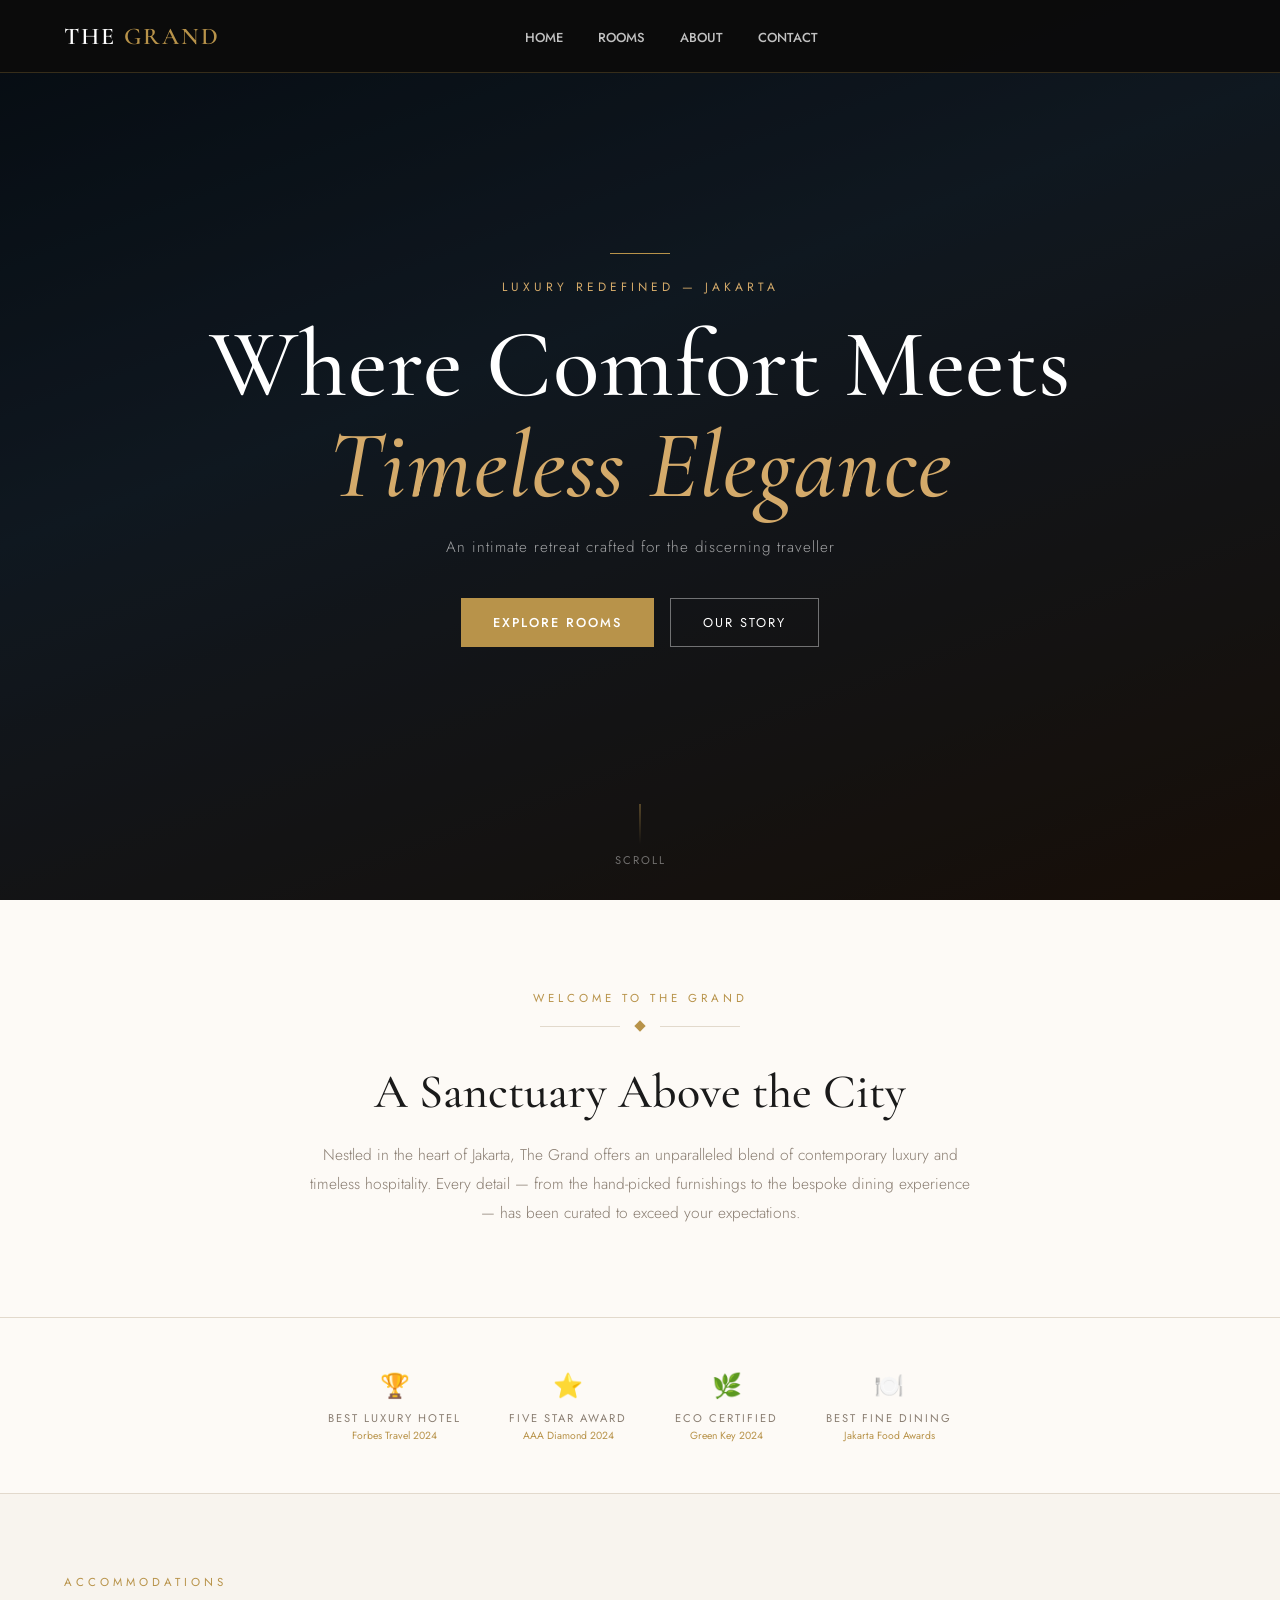
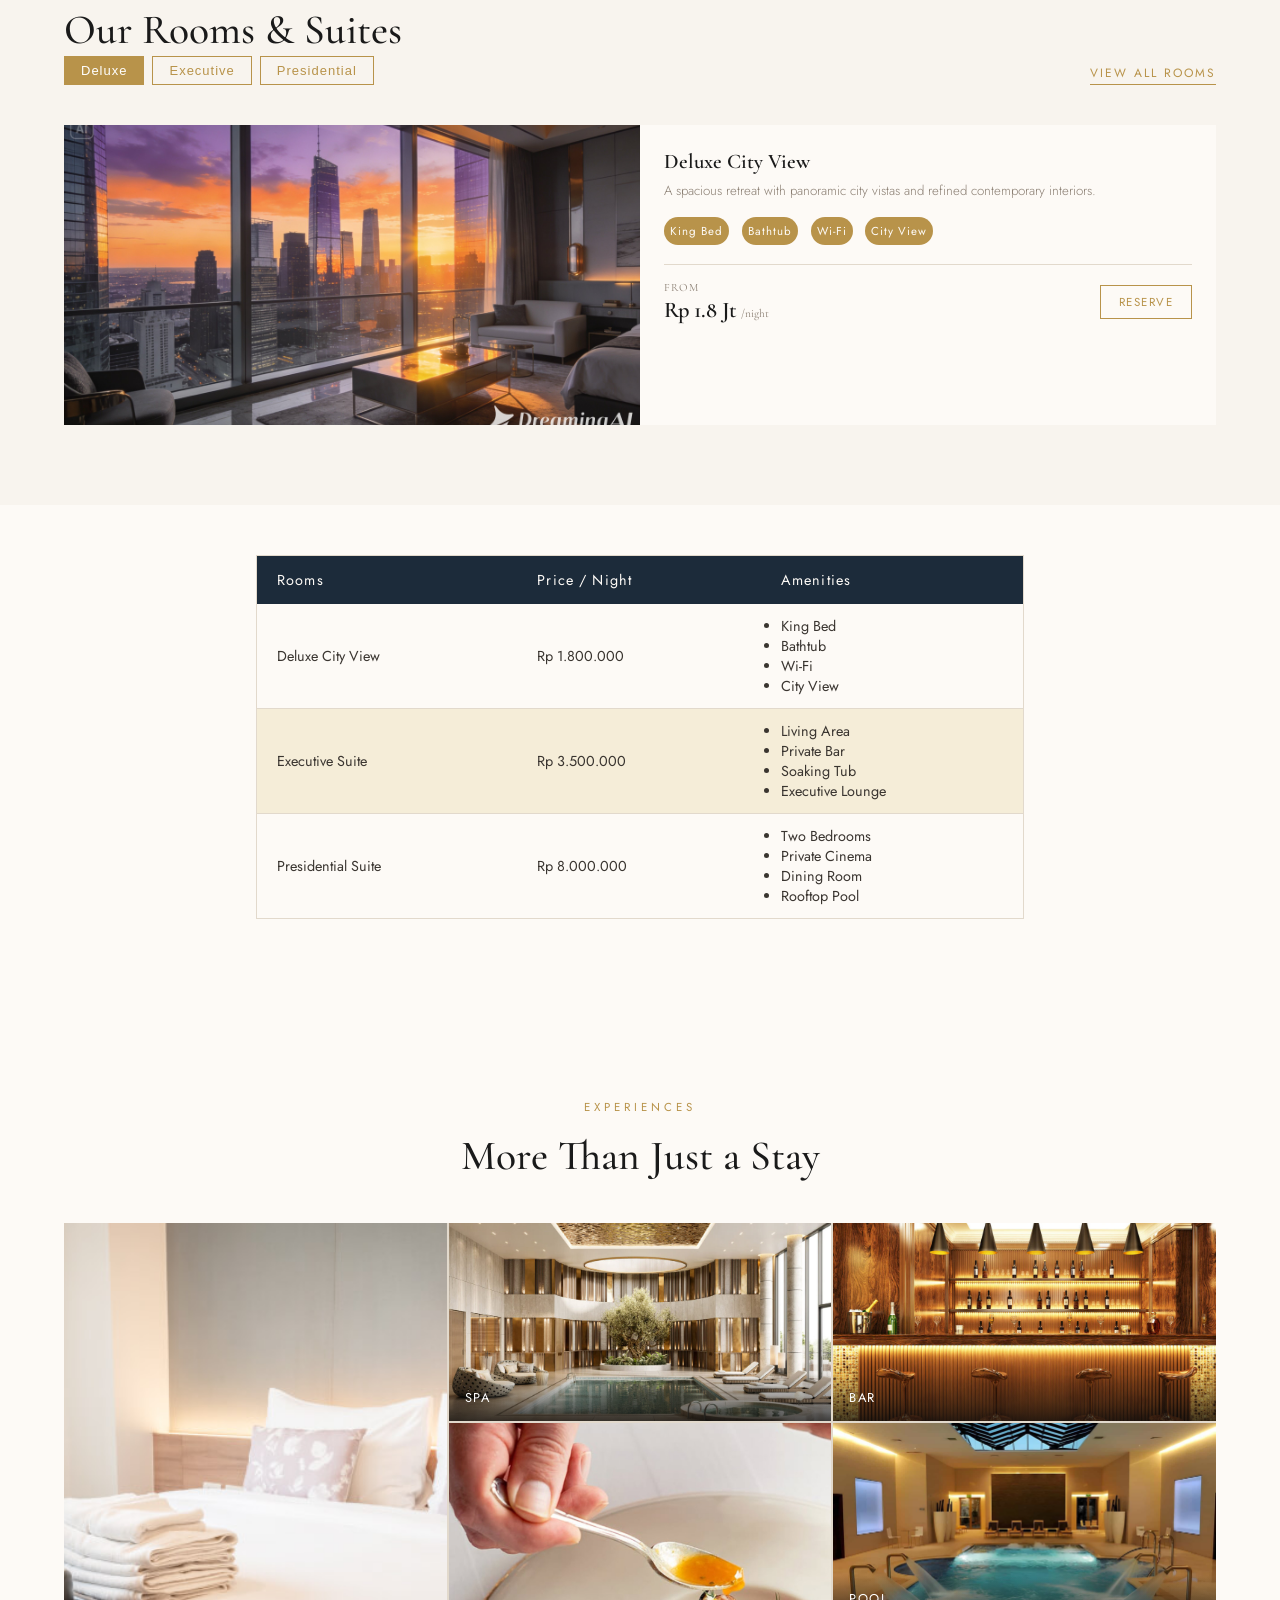
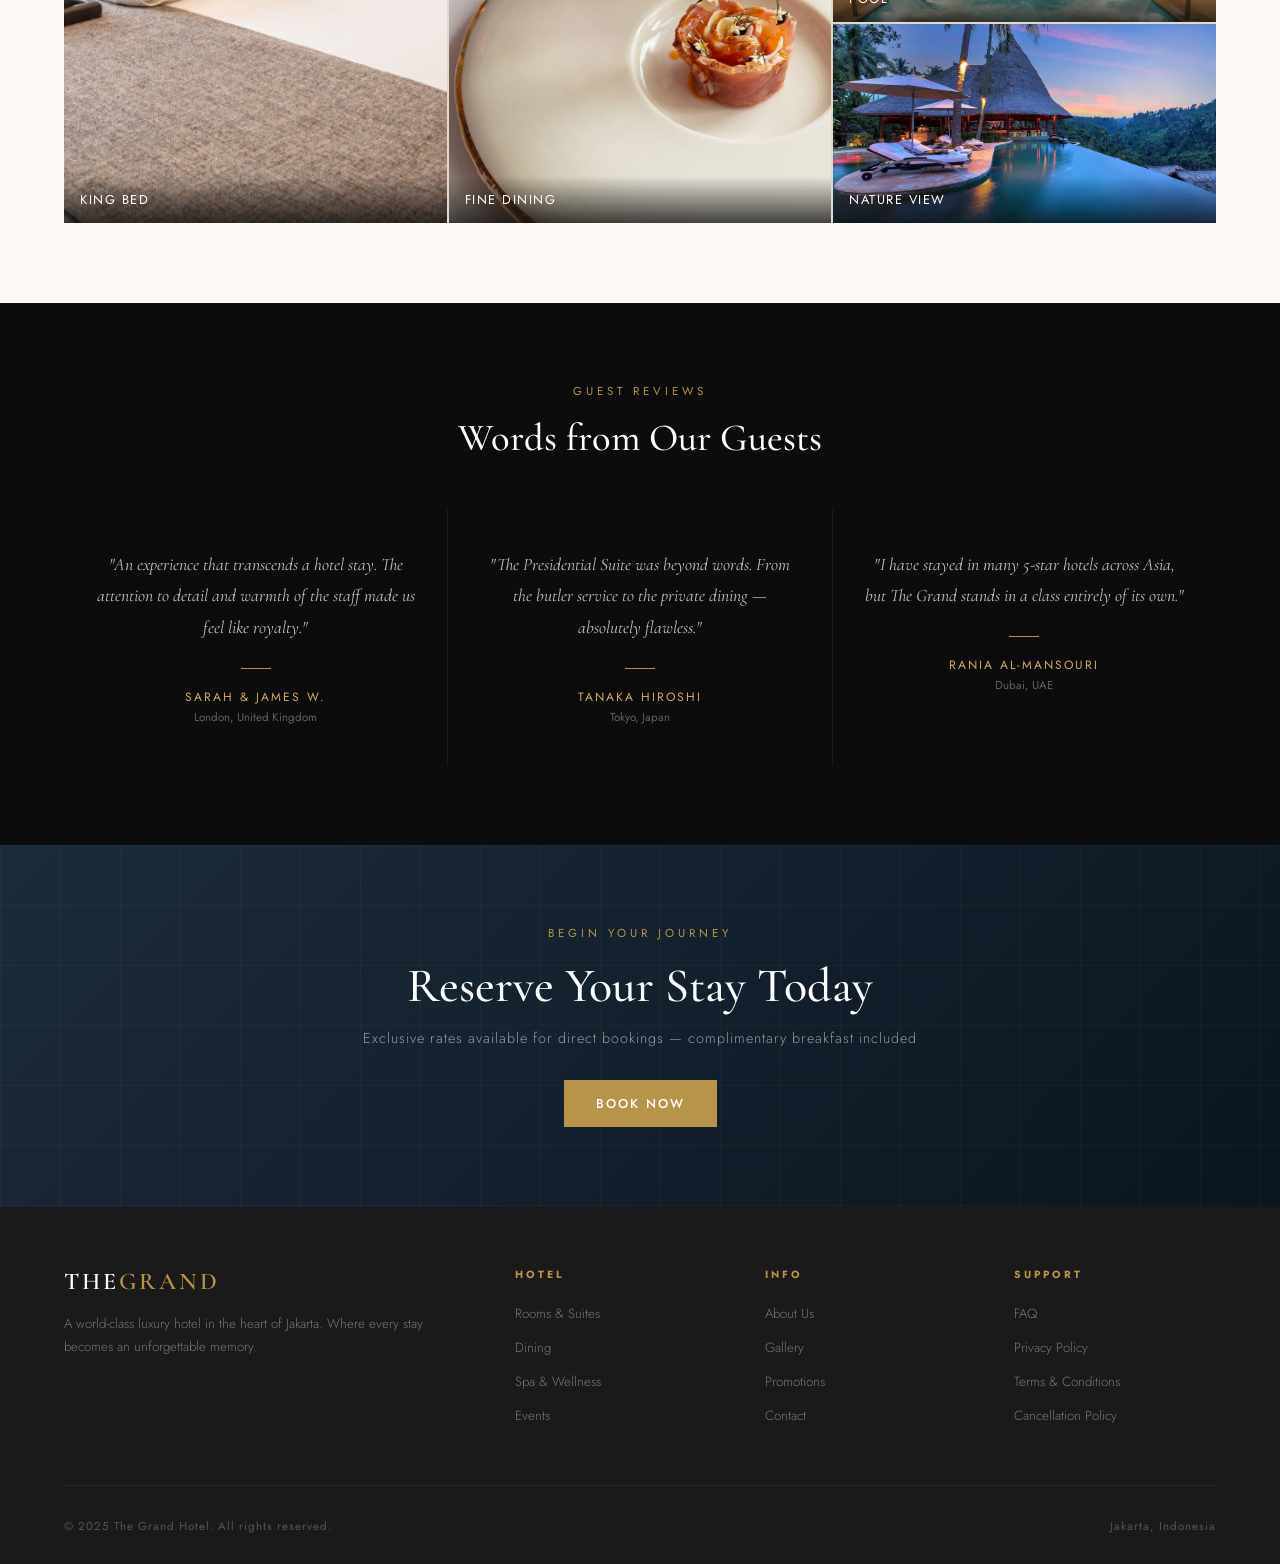
<file: index.html>
<!doctype html>
<html lang="id">
  <head>
    <meta charset="UTF-8" />
    <meta name="viewport" content="width=device-width,initial-scale=1.0" />
    <link
      href="https://fonts.googleapis.com/css2?family=Cormorant+Garamond:ital,wght@0,400;0,500;0,600;1,400;1,600&family=Jost:wght@300;400;500&display=swap"
      rel="stylesheet"
    />
    <link rel="stylesheet" href="style.css" />
    <link rel="icon" href="assets/Logo.png" type="image/svg" />
  </head>

  <body>
    <nav class="mainNav">
      <div class="nav-inner">
        <a href="index.html" target="_self" class="logo"
          >The <span>Grand</span></a
        >
        <ul class="nav-links">
          <li><a href="index.html">HOME</a></li>
          <li><a href="rooms.html">ROOMS</a></li>
          <li><a href="about.html">ABOUT</a></li>
          <li><a href="contact.html">CONTACT </a></li>
        </ul>
      </div>
    </nav>

    <!-- ===== HOME ===== -->
    <div class="page active" id="home-page">
      <section class="hero">
        <div class="hero-bg">
          <video
            class="hero-video"
            src="assets/Hero-section-video.mp4"
            autoplay
            muted
            loop
          ></video>
        </div>
        <div class="hero-overlay"></div>
        <div class="hero-content">
          <div class="hero-line"></div>
          <div class="hero-eyebrow" id="h-eyebrow">
            Luxury Redefined — Jakarta
          </div>
          <h1 id="h-title">Where Comfort Meets <em>Timeless Elegance</em></h1>
          <p class="hero-sub" id="h-sub">
            An intimate retreat crafted for the discerning traveller
          </p>
          <div class="hero-actions">
            <button
              class="btn-gold"
              onclick="location.href = 'rooms.html'"
              id="h-btn1"
            >
              Explore Rooms
            </button>
            <button
              class="btn-ghost"
              onclick="location.href = 'about.html'"
              id="h-btn2"
            >
              Our Story
            </button>
          </div>
        </div>
        <div class="scroll-hint">
          <div class="scroll-line"></div>
          <span id="h-scroll">Scroll</span>
        </div>
      </section>

      <div class="intro">
        <div class="section-eyebrow" id="intro-tag">Welcome to The Grand</div>
        <div class="divider">
          <div class="divider-line"></div>
          <div class="divider-icon"></div>
          <div class="divider-line"></div>
        </div>
        <h2 id="intro-title">A Sanctuary Above the City</h2>
        <p id="intro-text">
          Nestled in the heart of Jakarta, The Grand offers an unparalleled
          blend of contemporary luxury and timeless hospitality. Every detail —
          from the hand-picked furnishings to the bespoke dining experience —
          has been curated to exceed your expectations.
        </p>
      </div>

      <div class="awards">
        <div class="award-item">
          <div class="award-icon">🏆</div>
          <div class="award-name">Best Luxury Hotel</div>
          <div class="award-year">Forbes Travel 2024</div>
        </div>
        <div class="award-item">
          <div class="award-icon">⭐</div>
          <div class="award-name">Five Star Award</div>
          <div class="award-year">AAA Diamond 2024</div>
        </div>
        <div class="award-item">
          <div class="award-icon">🌿</div>
          <div class="award-name">Eco Certified</div>
          <div class="award-year">Green Key 2024</div>
        </div>
        <div class="award-item">
          <div class="award-icon">🍽️</div>
          <div class="award-name">Best Fine Dining</div>
          <div class="award-year">Jakarta Food Awards</div>
        </div>
      </div>

      <section class="rooms-section">
        <div class="section-header">
          <div>
            <div class="section-eyebrow" id="r-tag">Accommodations</div>
            <h2 id="r-title">Our Rooms & Suites</h2>
            <div class="room-filter-btns">
              <button class="filter-btn active" data-room="deluxe">
                Deluxe
              </button>
              <button class="filter-btn" data-room="executive">
                Executive
              </button>
              <button class="filter-btn" data-room="presidential">
                Presidential
              </button>
            </div>
          </div>

          <a class="see-all" href="rooms.html" id="r-see-all">
            View All Rooms
          </a>
        </div>

        <div class="room-card">
          <div class="room-img">
            <img
              alt="deluxe city view"
              src="assets/Deluxe.jpeg"
              width="100%"
              id="room-photo"
            />
          </div>

          <div class="room-body">
            <h3 id="room-name">Deluxe City View</h3>
            <p id="room-desc">
              A spacious retreat with panoramic city vistas and refined
              contemporary interiors.
            </p>
            <div class="room-amenities" id="room-amenities">
              <span class="amenity">King Bed</span>
              <span class="amenity">Bathtub</span>
              <span class="amenity">Wi-Fi</span>
              <span class="amenity">City View</span>
            </div>
            <div class="room-footer">
              <div class="room-price">
                <span class="from">From</span>
                <span class="amount" id="room-price">Rp 1.8 Jt</span>
                <span class="night"> /night</span>
              </div>
              <button
                class="room-reserve"
                onclick="location.href = 'contact.html'"
              >
                Reserve
              </button>
            </div>
          </div>
        </div>
      </section>

      <table class="room-table">
        <thead id="tableHead"></thead>
        <tbody id="tableBody"></tbody>
      </table>

      <!-- =============== Experience Section ================== -->
      <section class="experience">
        <div class="exp-header">
          <div class="section-eyebrow">Experiences</div>
          <h2>More Than Just a Stay</h2>
        </div>

        <div class="experience-strip">
          <div class="experience-item" id="king-bed">
            <img src="assets/exp-1.jpg" alt="King Bed" />
            <span class="experience-label">King Bed</span>
          </div>
          <div class="experience-item" id="spa">
            <img src="assets/exp-2.jpg" alt="Spa" />
            <span class="experience-label">Spa</span>
          </div>
          <div class="experience-item" id="bar">
            <img src="assets/exp-3.jpg" alt="Bar" />
            <span class="experience-label">Bar</span>
          </div>
          <div class="experience-item" id="fine-dining">
            <img src="assets/exp-4.png" alt="Fine Dining" />
            <span class="experience-label">Fine Dining</span>
          </div>
          <div class="experience-item" id="pool">
            <img src="assets/exp-5.png" alt="Pool" />
            <span class="experience-label">Pool</span>
          </div>
          <div class="experience-item" id="nature-view">
            <img src="assets/exp-6.png" alt="Nature View" />
            <span class="experience-label">Nature View</span>
          </div>
        </div>
      </section>

      <section class="testi-section">
        <div class="section-eyebrow">Guest Reviews</div>
        <h2 id="testi-title">Words from Our Guests</h2>
        <div class="testi-slider">
          <div class="testi-card">
            <p class="testi-quote">
              "An experience that transcends a hotel stay. The attention to
              detail and warmth of the staff made us feel like royalty."
            </p>
            <div class="testi-sep"></div>
            <div class="testi-name">Sarah & James W.</div>
            <div class="testi-origin">London, United Kingdom</div>
          </div>
          <div class="testi-card">
            <p class="testi-quote">
              "The Presidential Suite was beyond words. From the butler service
              to the private dining — absolutely flawless."
            </p>
            <div class="testi-sep"></div>
            <div class="testi-name">Tanaka Hiroshi</div>
            <div class="testi-origin">Tokyo, Japan</div>
          </div>
          <div class="testi-card">
            <p class="testi-quote">
              "I have stayed in many 5-star hotels across Asia, but The Grand
              stands in a class entirely of its own."
            </p>
            <div class="testi-sep"></div>
            <div class="testi-name">Rania Al-Mansouri</div>
            <div class="testi-origin">Dubai, UAE</div>
          </div>
        </div>
      </section>

      <div class="cta-dark">
        <div class="hero-grid-pattern"></div>
        <div class="cta-dark-content">
          <div class="section-eyebrow" style="color: var(--gold)">
            Begin Your Journey
          </div>
          <h2 id="cta-title">Reserve Your Stay Today</h2>
          <p id="cta-sub">
            Exclusive rates available for direct bookings — complimentary
            breakfast included
          </p>
          <button class="btn-gold" onclick="location.href = 'contact.html'">
            Book Now
          </button>
        </div>
      </div>

      <footer>
        <div class="footer-top">
          <div>
            <span class="footer-logo">The<span>Grand</span></span>
            <p class="footer-brand-text">
              A world-class luxury hotel in the heart of Jakarta. Where every
              stay becomes an unforgettable memory.
            </p>
          </div>
          <div class="footer-col">
            <h4>Hotel</h4>
            <ul>
              <li>
                <a href="#">Rooms & Suites</a>
              </li>
              <li><a href="#">Dining</a></li>
              <li><a href="#">Spa & Wellness</a></li>
              <li><a href="#">Events</a></li>
            </ul>
          </div>
          <div class="footer-col">
            <h4>Info</h4>
            <ul>
              <li>
                <a href="/about.html" target="_self">About Us</a>
              </li>
              <li><a href="#">Gallery</a></li>
              <li><a href="#">Promotions</a></li>
              <li>
                <a href="/contact.html" target="_self">Contact</a>
              </li>
            </ul>
          </div>
          <div class="footer-col">
            <h4>Support</h4>
            <ul>
              <li><a href="#">FAQ</a></li>
              <li><a href="#">Privacy Policy</a></li>
              <li><a href="#">Terms & Conditions</a></li>
              <li><a href="#">Cancellation Policy</a></li>
            </ul>
          </div>
        </div>
        <div class="footer-bottom">
          <span>© 2025 The Grand Hotel. All rights reserved.</span
          ><span>Jakarta, Indonesia</span>
        </div>
      </footer>
    </div>

    <script src="script.js"></script>
  </body>
</html>
</file>
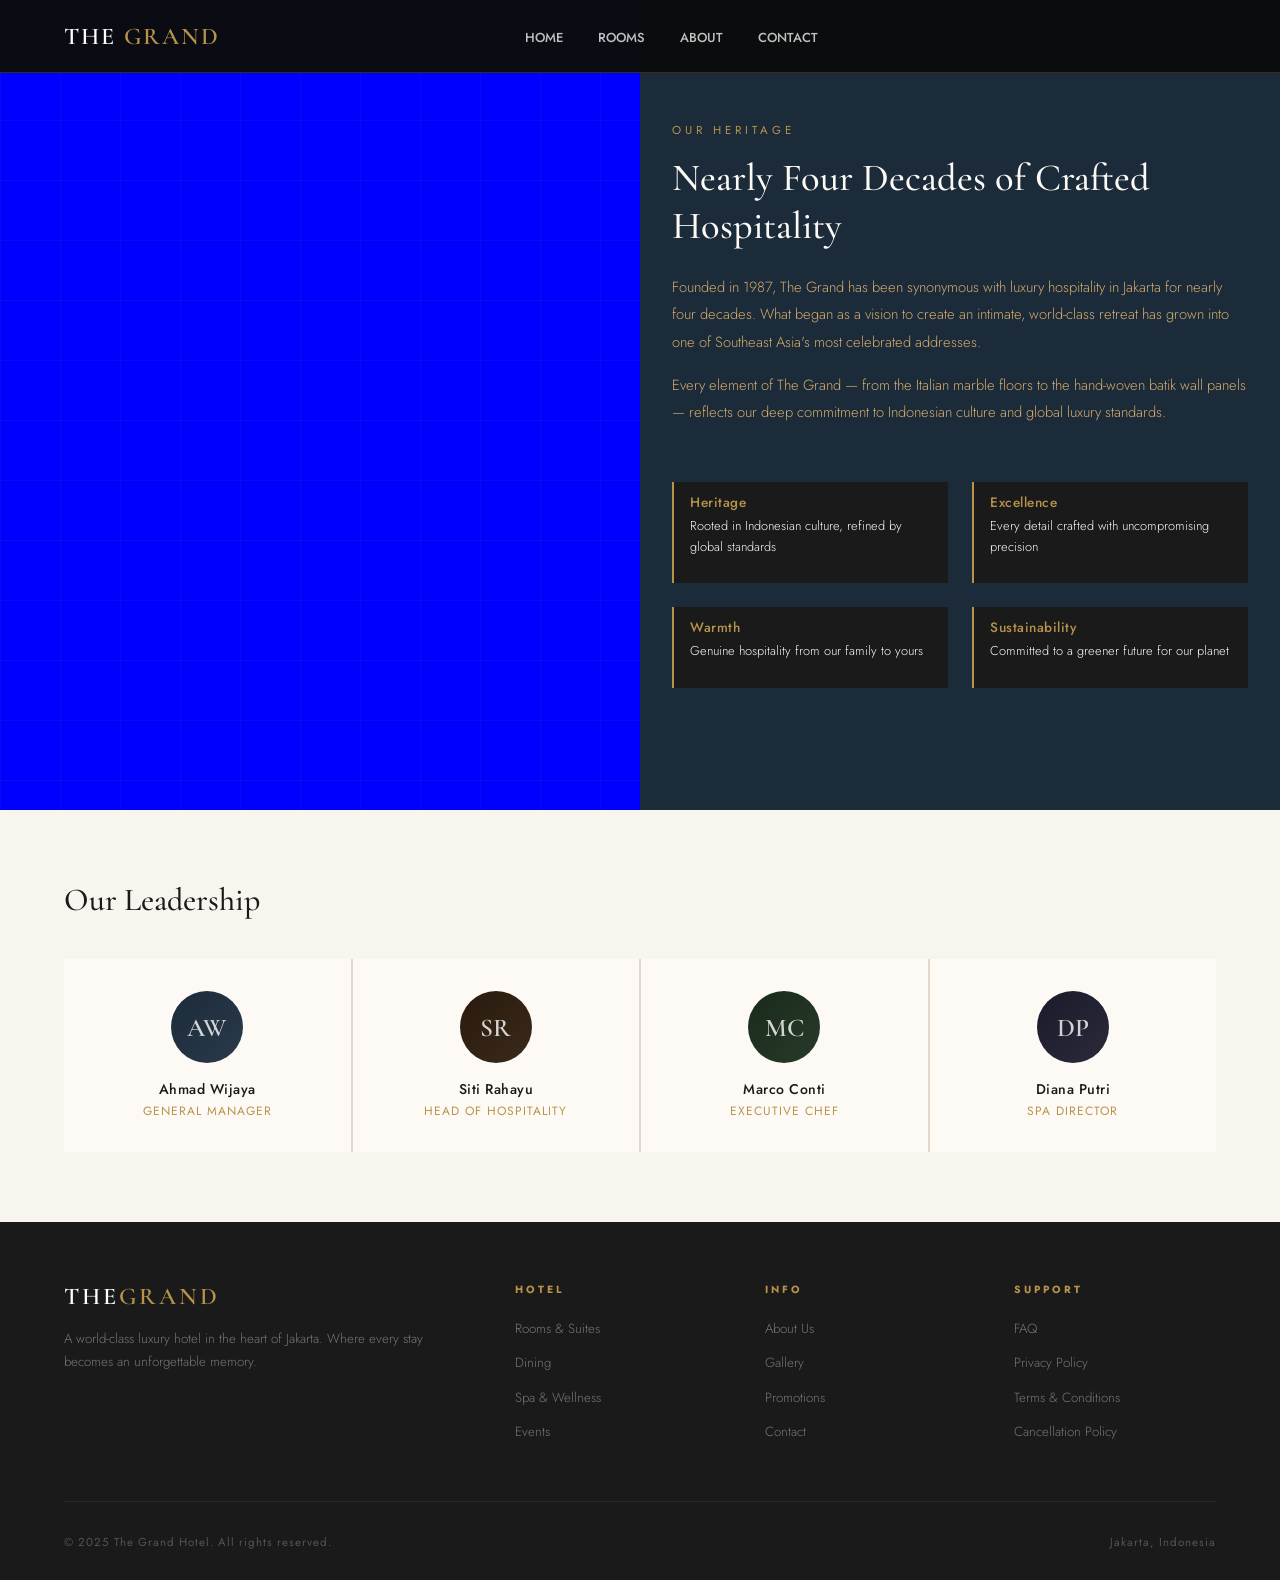
<file: about.html>
<!doctype html>
<html lang="en">
  <head>
    <meta charset="UTF-8" />
    <meta name="viewport" content="width=device-width, initial-scale=1.0" />
    <title>Document</title>
    <link
      href="https://fonts.googleapis.com/css2?family=Cormorant+Garamond:ital,wght@0,400;0,500;0,600;1,400;1,600&family=Jost:wght@300;400;500&display=swap"
      rel="stylesheet"
    />
    <link rel="stylesheet" href="style.css" />
    <link rel="icon" href="assets/Logo.png" />
  </head>
  <body>
    <nav class="mainNav">
      <div class="nav-inner">
        <a href="index.html" target="_self" class="logo"
          >The <span>Grand</span></a
        >
        <ul class="nav-links">
          <li><a href="index.html">HOME</a></li>
          <li><a href="rooms.html">ROOMS</a></li>
          <li><a href="about.html">ABOUT</a></li>
          <li><a href="contact.html">CONTACT </a></li>
        </ul>
      </div>
    </nav>

    <!-- ===== ABOUT PAGE ===== -->
    <div class="page" id="page-about">
      <div class="about-split">
        <div class="about-img-panel">
          <iframe
            class="about-iframe"
            src="https://www.google.com/maps/embed?pb=!1m18!1m12!1m3!1d3966.8124779945497!2d106.895271476103!3d-6.155864393831235!2m3!1f0!2f0!3f0!3m2!1i1024!2i768!4f13.1!3m3!1m2!1s0x2e69f5b17e69633b%3A0x5859f2b731b274cf!2sTimedoor%20Academy%20%7C%20Kursus%20Coding%2C%20Programming%20untuk%20usia%205th%20-%2018th%20di%20Kelapa%20Gading%2C%20Jakarta%20Utara%2C%20Indonesia!5e0!3m2!1sen!2sid!4v1786979828454!5m2!1sen!2sid"
            width="600"
            height="450"
            style="border: 0"
            allowfullscreen=""
            loading="lazy"
            referrerpolicy="strict-origin-when-cross-origin"
          ></iframe>
          <div class="hero-grid-pattern"></div>
        </div>

        <div class="about-text-panel">
          <div class="section-eyebrow" id="ab-tag">Our Heritage</div>
          <h2 id="ab-title">Nearly Four Decades of Crafted Hospitality</h2>
          <p id="ab-p1">
            Founded in 1987, The Grand has been synonymous with luxury
            hospitality in Jakarta for nearly four decades. What began as a
            vision to create an intimate, world-class retreat has grown into one
            of Southeast Asia's most celebrated addresses.
          </p>
          <p id="ab-p2">
            Every element of The Grand — from the Italian marble floors to the
            hand-woven batik wall panels — reflects our deep commitment to
            Indonesian culture and global luxury standards.
          </p>
          <div class="about-pillars">
            <div class="pillar">
              <h4>Heritage</h4>
              <p>Rooted in Indonesian culture, refined by global standards</p>
            </div>
            <div class="pillar">
              <h4>Excellence</h4>
              <p>Every detail crafted with uncompromising precision</p>
            </div>
            <div class="pillar">
              <h4>Warmth</h4>
              <p>Genuine hospitality from our family to yours</p>
            </div>
            <div class="pillar">
              <h4>Sustainability</h4>
              <p>Committed to a greener future for our planet</p>
            </div>
          </div>
        </div>
      </div>

      <div class="team-strip">
        <h2>Our Leadership</h2>
        <div class="team-grid">
          <div class="team-card">
            <div class="team-avatar">AW</div>
            <h4>Ahmad Wijaya</h4>
            <p>General Manager</p>
          </div>
          <div class="team-card">
            <div
              class="team-avatar"
              style="background: linear-gradient(135deg, #2a1a0e, #3a2a1a)"
            >
              SR
            </div>
            <h4>Siti Rahayu</h4>
            <p>Head of Hospitality</p>
          </div>
          <div class="team-card">
            <div
              class="team-avatar"
              style="background: linear-gradient(135deg, #1a2a1a, #2a3a2a)"
            >
              MC
            </div>
            <h4>Marco Conti</h4>
            <p>Executive Chef</p>
          </div>
          <div class="team-card">
            <div
              class="team-avatar"
              style="background: linear-gradient(135deg, #1a1a2a, #2a2a3a)"
            >
              DP
            </div>
            <h4>Diana Putri</h4>
            <p>Spa Director</p>
          </div>
        </div>
      </div>

      <footer>
        <div class="footer-top">
          <div>
            <span class="footer-logo">The<span>Grand</span></span>
            <p class="footer-brand-text">
              A world-class luxury hotel in the heart of Jakarta. Where every
              stay becomes an unforgettable memory.
            </p>
          </div>
          <div class="footer-col">
            <h4>Hotel</h4>
            <ul>
              <li>
                <a href="rooms.html">Rooms & Suites</a>
              </li>
              <li><a href="#">Dining</a></li>
              <li><a href="#">Spa & Wellness</a></li>
              <li><a href="#">Events</a></li>
            </ul>
          </div>
          <div class="footer-col">
            <h4>Info</h4>
            <ul>
              <li>
                <a href="about.html">About Us</a>
              </li>
              <li><a href="#">Gallery</a></li>
              <li><a href="#">Promotions</a></li>
              <li>
                <a href="contact.html">Contact</a>
              </li>
            </ul>
          </div>
          <div class="footer-col">
            <h4>Support</h4>
            <ul>
              <li><a href="#">FAQ</a></li>
              <li><a href="#">Privacy Policy</a></li>
              <li><a href="#">Terms & Conditions</a></li>
              <li><a href="#">Cancellation Policy</a></li>
            </ul>
          </div>
        </div>
        <div class="footer-bottom">
          <span>© 2025 The Grand Hotel. All rights reserved.</span
          ><span>Jakarta, Indonesia</span>
        </div>
      </footer>
    </div>
    <script src="script.js"></script>
  </body>
</html>
</file>
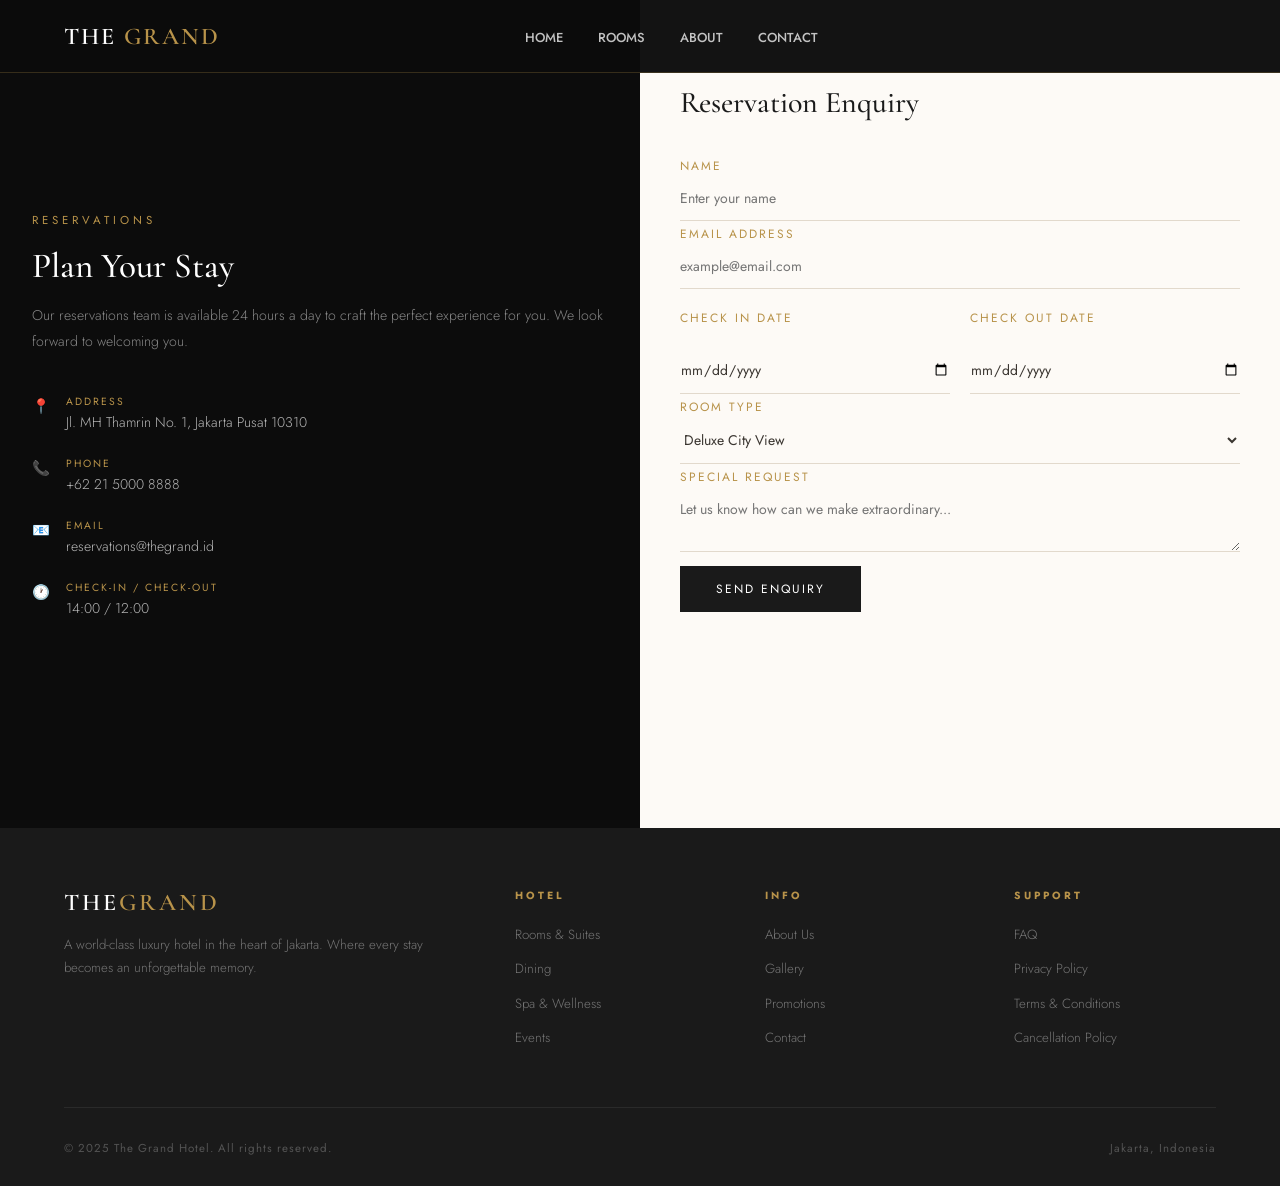
<file: contact.html>
<!doctype html>
<html lang="en">
  <head>
    <meta charset="UTF-8" />
    <meta name="viewport" content="width=device-width, initial-scale=1.0" />
    <title>Document</title>
    <link
      href="https://fonts.googleapis.com/css2?family=Cormorant+Garamond:ital,wght@0,400;0,500;0,600;1,400;1,600&family=Jost:wght@300;400;500&display=swap"
      rel="stylesheet"
    />
    <link rel="stylesheet" href="style.css" />
    <link rel="icon" href="assets/Logo.png" />
  </head>
  <body>
    <nav class="mainNav">
      <div class="nav-inner">
        <a href="index.html" target="_self" class="logo"
          >The <span>Grand</span></a
        >
        <ul class="nav-links">
          <li><a href="index.html">HOME</a></li>
          <li><a href="rooms.html">ROOMS</a></li>
          <li><a href="about.html">ABOUT</a></li>
          <li><a href="contact.html">CONTACT </a></li>
        </ul>
      </div>
    </nav>
    <!-- ===== CONTACT PAGE ===== -->
    <div class="page" id="contact-page">
      <div class="contact-grid">
        <div class="contact-left">
          <div class="section-eyebrow">Reservations</div>
          <h2 id="ct-title">Plan Your Stay</h2>
          <p id="ct-sub">
            Our reservations team is available 24 hours a day to craft the
            perfect experience for you. We look forward to welcoming you.
          </p>
          <div class="contact-details">
            <div class="contact-detail">
              <div class="detail-icon">📍</div>
              <div>
                <div class="detail-label">Address</div>
                <div class="detail-val">
                  Jl. MH Thamrin No. 1, Jakarta Pusat 10310
                </div>
              </div>
            </div>
            <div class="contact-detail">
              <div class="detail-icon">📞</div>
              <div>
                <div class="detail-label">Phone</div>
                <div class="detail-val">+62 21 5000 8888</div>
              </div>
            </div>
            <div class="contact-detail">
              <div class="detail-icon">📧</div>
              <div>
                <div class="detail-label">Email</div>
                <div class="detail-val">reservations@thegrand.id</div>
              </div>
            </div>
            <div class="contact-detail">
              <div class="detail-icon">🕐</div>
              <div>
                <div class="detail-label">Check-in / Check-out</div>
                <div class="detail-val">14:00 / 12:00</div>
              </div>
            </div>
          </div>
        </div>

        <div class="form-container">
          <h2>Reservation Enquiry</h2>
          <!-- Add Code Below -->
          <iframe name="submit-response" hidden></iframe>

          <!-- Add Code Above -->
          <form
            action="https://api.web3forms.com/submit"
            method="post"
            target="submit-response"
          >
            <!-- Add Code Below -->
            <input
              type="hidden"
              name="access_key"
              value="d7bbb269-171a-4678-9bfd-1931f1b37056"
            />
            <!-- Add Code Above -->
            <label for="name">Name</label>
            <input
              type="text"
              name="name"
              id="name"
              required
              placeholder="Enter your name"
            />
            <!-- Add Code Below -->
            <label for="email">Email address</label>
            <input
              type="email"
              name="email"
              id="email"
              required
              placeholder="example@email.com"
            />
            <!-- Add Code Below -->

            <div class="date-input">
              <label for="check-in">Check in date</label>
              <input type="date" name="check-in" id="check-in" required />
              <label for="check-out">Check out date</label>
              <input type="date" name="check-out" id="check-out" required />
            </div>
            <!-- Add Code Below -->
            <label for="room-type">Room type</label>
            <select name="room-type" id="room-type">
              <option value="Deluxe City View">Deluxe City View</option>
              <option value="Executive Suite">Executive Suite</option>
              <option value="Presidential Suite">Presidential Suite</option>
            </select>
            <label for="special-request">Special request</label>
            <textarea
              name="special-request"
              id="special-request"
              placeholder="Let us know how can we make extraordinary..."
            ></textarea>

            <button type="submit" class="form-button">Send Enquiry</button>
          </form>
        </div>
      </div>

      <div class="modal-overlay hidden" id="modal-overlay">
        <div class="modal-content">
          <p class="modal-eyebrow">Enquiry sent</p>
          <h3 id="modal-title">Thank you for contacting us.</h3>
          <p>We will reach you soon!</p>
          <button class="form-button" id="modal-close" type="button">
            Close
          </button>
        </div>
      </div>

      <footer>
        <div class="footer-top">
          <div>
            <span class="footer-logo">The<span>Grand</span></span>
            <p class="footer-brand-text">
              A world-class luxury hotel in the heart of Jakarta. Where every
              stay becomes an unforgettable memory.
            </p>
          </div>
          <div class="footer-col">
            <h4>Hotel</h4>
            <ul>
              <li>
                <a href="rooms.html">Rooms & Suites</a>
              </li>
              <li><a href="#">Dining</a></li>
              <li><a href="#">Spa & Wellness</a></li>
              <li><a href="#">Events</a></li>
            </ul>
          </div>
          <div class="footer-col">
            <h4>Info</h4>
            <ul>
              <li>
                <a href="about.html">About Us</a>
              </li>
              <li><a href="#">Gallery</a></li>
              <li><a href="#">Promotions</a></li>
              <li>
                <a href="contact.html">Contact</a>
              </li>
            </ul>
          </div>
          <div class="footer-col">
            <h4>Support</h4>
            <ul>
              <li><a href="#">FAQ</a></li>
              <li><a href="#">Privacy Policy</a></li>
              <li><a href="#">Terms & Conditions</a></li>
              <li><a href="#">Cancellation Policy</a></li>
            </ul>
          </div>
        </div>
        <div class="footer-bottom">
          <span>© 2025 The Grand Hotel. All rights reserved.</span
          ><span>Jakarta, Indonesia</span>
        </div>
      </footer>
    </div>
    <script src="script.js"></script>
  </body>
</html>
</file>
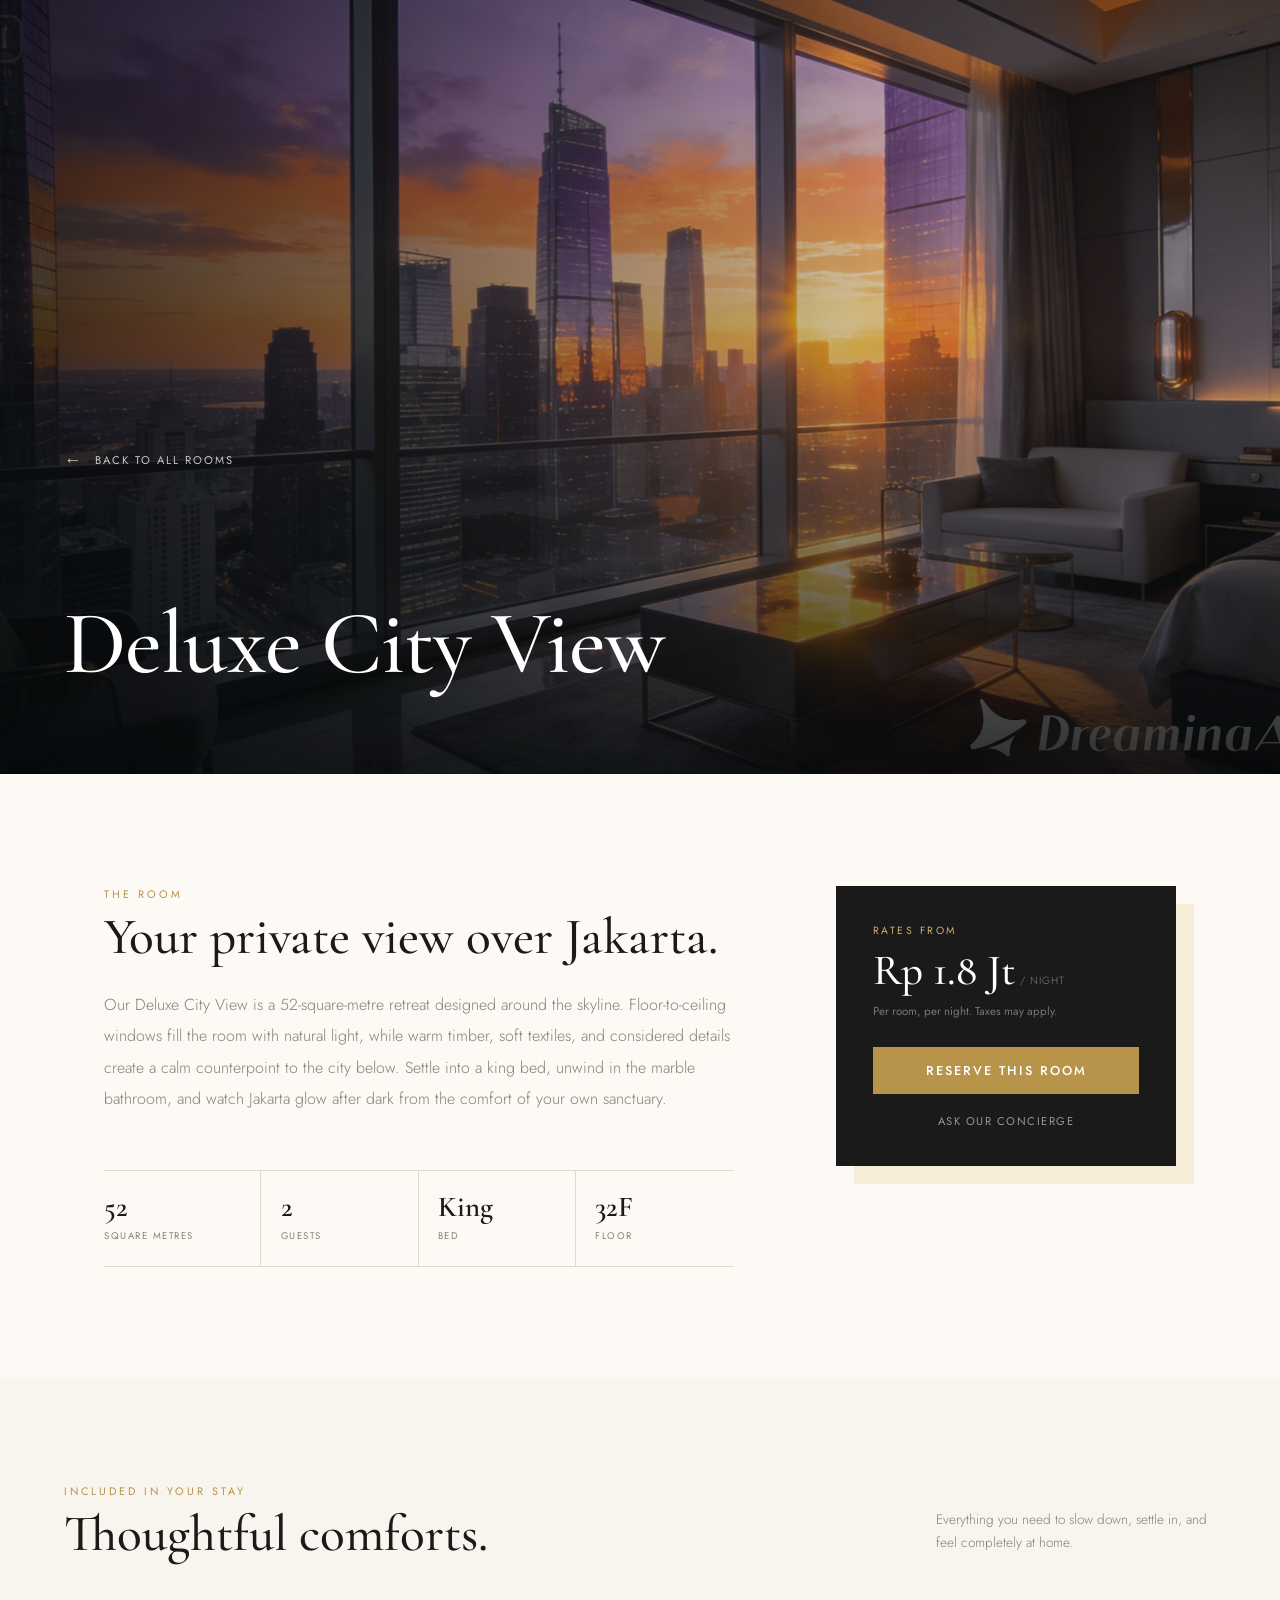
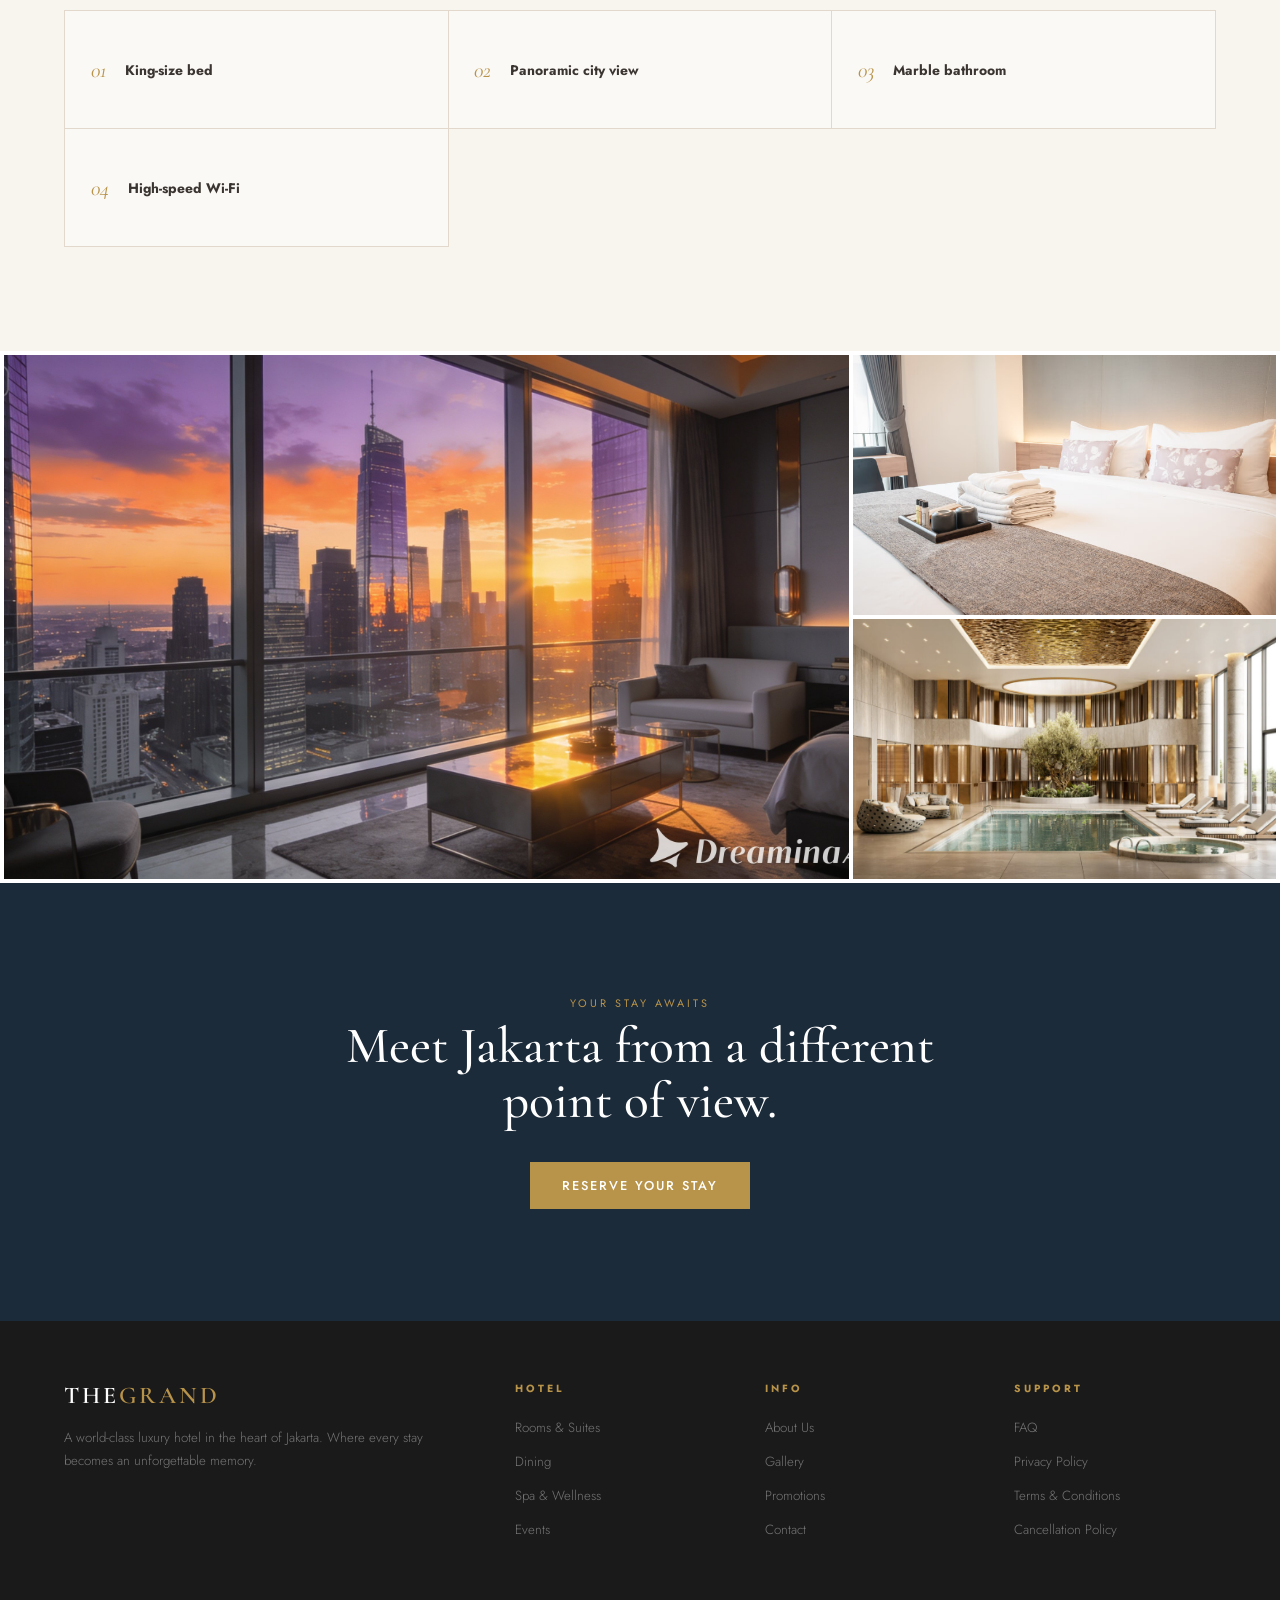
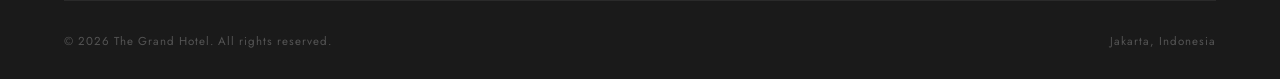
<file: details.html>
<!doctype html>
<html lang="en">
  <head>
    <meta charset="UTF-8" />
    <meta name="viewport" content="width=device-width, initial-scale=1.0" />
    <meta
      name="description"
      content="Discover the Deluxe City View room at The Grand Hotel Jakarta, with skyline views, a king bed, and refined modern comforts."
    />
    <title>Room Details</title>
    <link rel="preconnect" href="https://fonts.googleapis.com" />
    <link rel="preconnect" href="https://fonts.gstatic.com" crossorigin />
    <link
      href="https://fonts.googleapis.com/css2?family=Cormorant+Garamond:ital,wght@0,400;0,500;0,600;1,400;1,600&family=Jost:wght@300;400;500&display=swap"
      rel="stylesheet"
    />
    <link rel="stylesheet" href="style.css" />
    <link rel="icon" href="assets/Logo.png" />
  </head>

  <body class="room-detail-page" id="details-page">
    <main>
      <section class="detail-hero" aria-labelledby="room-title">
        <img src="assets/Deluxe.jpeg" alt="Deluxe City View" id="detail-img" />
        <div class="detail-hero-overlay"></div>
        <div class="detail-hero-content">
          <a class="detail-back" href="rooms.html">
            <span aria-hidden="true">&#8592;</span> Back to all rooms
          </a>
          <h1 id="room-title">Deluxe City View</h1>
        </div>
        <div class="detail-scroll-cue" aria-hidden="true">
          <span>Discover</span>
          <i></i>
        </div>
      </section>

      <section class="detail-overview" aria-labelledby="overview-title">
        <div class="detail-copy">
          <div class="detail-info">
            <p class="section-label-gold">The room</p>
            <h2 id="overview-title">Your private view over Jakarta.</h2>
            <p id="detail-description">
              Our Deluxe City View is a 52-square-metre retreat designed around
              the skyline. Floor-to-ceiling windows fill the room with natural
              light, while warm timber, soft textiles, and considered details
              create a calm counterpoint to the city below. Settle into a king
              bed, unwind in the marble bathroom, and watch Jakarta glow after
              dark from the comfort of your own sanctuary.
            </p>
          </div>

          <div class="detail-facts" aria-label="Room specifications">
            <div class="detail-fact">
              <span class="detail-fact-value" id="detail-size">52</span>
              <span class="detail-fact-label">Square metres</span>
            </div>
            <div class="detail-fact">
              <span class="detail-fact-value" id="detail-guests">2</span>
              <span class="detail-fact-label">Guests</span>
            </div>
            <div class="detail-fact">
              <span class="detail-fact-value" id="detail-bed">King</span>
              <span class="detail-fact-label">Bed</span>
            </div>
            <div class="detail-fact">
              <span class="detail-fact-value" id="detail-floor">32F</span>
              <span class="detail-fact-label">Floor</span>
            </div>
          </div>
        </div>

        <aside class="detail-rate-card" aria-label="Room rate and reservation">
          <p class="detail-rate-label">Rates from</p>
          <p class="detail-rate" id="detail-price-label">Rp 1.8 Jt</p>
          <p class="detail-rate-note">Per room, per night. Taxes may apply.</p>
          <a class="btn-gold detail-reserve" href="contact.html">
            Reserve this room
          </a>
          <a class="detail-contact-link" href="contact.html">
            Ask our concierge
          </a>
        </aside>
      </section>

      <section class="detail-amenities" aria-labelledby="amenities-title">
        <div class="detail-section-heading">
          <div>
            <p class="section-label-gold">Included in your stay</p>
            <h2 id="amenities-title">Thoughtful comforts.</h2>
          </div>
          <p>
            Everything you need to slow down, settle in, and feel completely at
            home.
          </p>
        </div>

        <div class="amenities-grid">
          <div class="amenity-card">
            <span class="amenity-number">01</span>
            <strong class="detail-amenity">King-size bed</strong>
          </div>
          <div class="amenity-card">
            <span class="amenity-number">02</span>
            <strong class="detail-amenity">Panoramic city view</strong>
          </div>
          <div class="amenity-card">
            <span class="amenity-number">03</span>
            <strong class="detail-amenity">Marble bathroom</strong>
          </div>
          <div class="amenity-card">
            <span class="amenity-number">04</span>
            <strong class="detail-amenity">High-speed Wi-Fi</strong>
          </div>
        </div>
      </section>

      <section class="detail-gallery" aria-label="Deluxe room gallery">
        <div class="detail-gallery-main">
          <img
            src="assets/Deluxe.jpeg"
            alt="Panoramic Jakarta skyline from the Deluxe City View room"
          />
        </div>
        <div class="detail-gallery-item">
          <img src="assets/exp-1.jpg" alt="Deluxe room king bed and linens" />
        </div>
        <div class="detail-gallery-item">
          <img src="assets/exp-2.jpg" alt="The Grand Hotel indoor pool" />
        </div>
      </section>

      <section class="detail-cta">
        <p class="section-label-gold">Your stay awaits</p>
        <h2>Meet Jakarta from a different point of view.</h2>

        <a class="btn-gold" href="contact.html"> Reserve your stay </a>
      </section>
    </main>

    <footer>
      <div class="footer-top">
        <div>
          <span class="footer-logo">The<span>Grand</span></span>
          <p class="footer-brand-text">
            A world-class luxury hotel in the heart of Jakarta. Where every stay
            becomes an unforgettable memory.
          </p>
        </div>
        <div class="footer-col">
          <h4>Hotel</h4>
          <ul>
            <li><a href="rooms.html">Rooms &amp; Suites</a></li>
            <li><a href="#">Dining</a></li>
            <li><a href="#">Spa &amp; Wellness</a></li>
            <li><a href="#">Events</a></li>
          </ul>
        </div>
        <div class="footer-col">
          <h4>Info</h4>
          <ul>
            <li><a href="about.html">About Us</a></li>
            <li><a href="#">Gallery</a></li>
            <li><a href="#">Promotions</a></li>
            <li><a href="contact.html">Contact</a></li>
          </ul>
        </div>
        <div class="footer-col">
          <h4>Support</h4>
          <ul>
            <li><a href="#">FAQ</a></li>
            <li><a href="#">Privacy Policy</a></li>
            <li><a href="#">Terms &amp; Conditions</a></li>
            <li><a href="#">Cancellation Policy</a></li>
          </ul>
        </div>
      </div>
      <div class="footer-bottom">
        <span>&copy; 2026 The Grand Hotel. All rights reserved.</span>
        <span>Jakarta, Indonesia</span>
      </div>
    </footer>
    <script src="script.js"></script>
  </body>
</html>
</file>
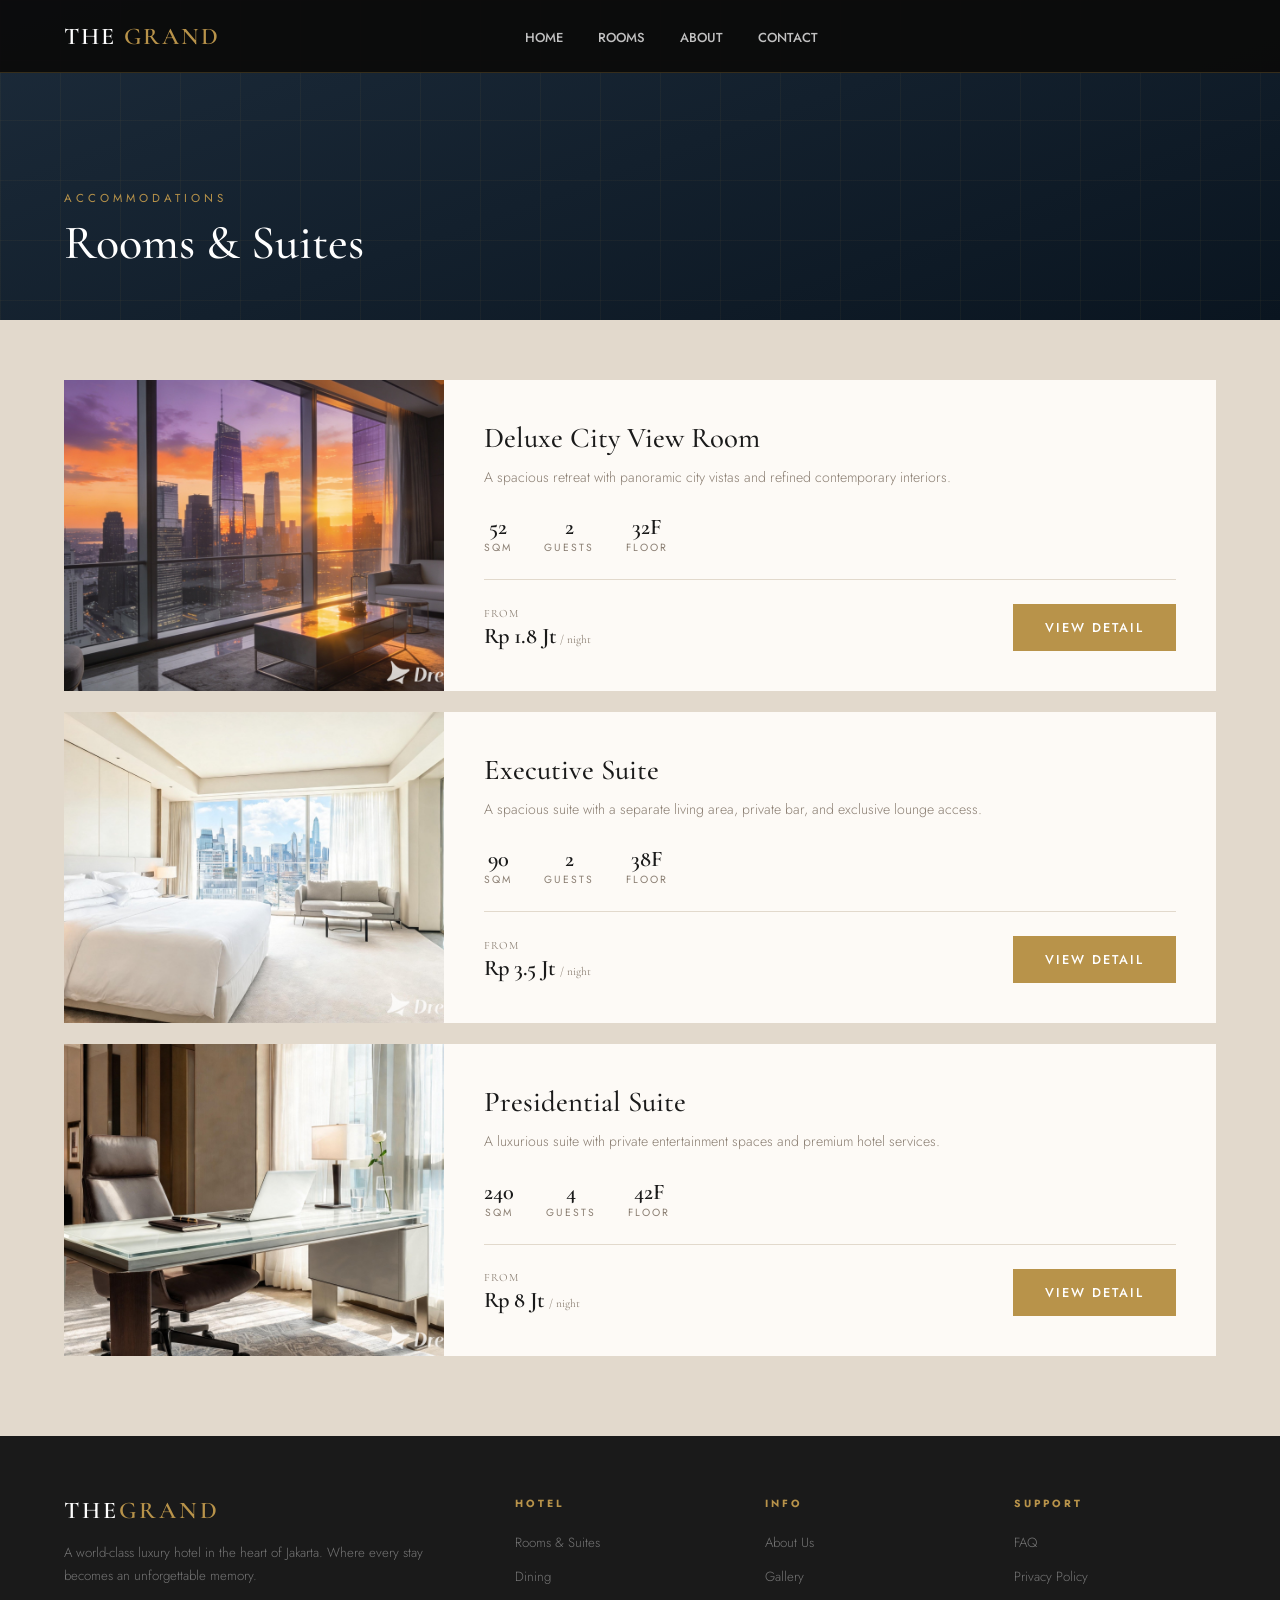
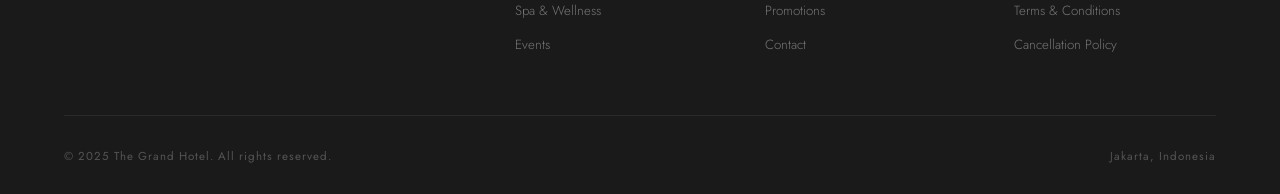
<file: rooms.html>
<!doctype html>
<html lang="en">
  <head>
    <meta charset="UTF-8" />
    <meta name="viewport" content="width=device-width, initial-scale=1.0" />
    <title>Document</title>
    <link
      href="https://fonts.googleapis.com/css2?family=Cormorant+Garamond:ital,wght@0,400;0,500;0,600;1,400;1,600&family=Jost:wght@300;400;500&display=swap"
      rel="stylesheet"
    />
    <link rel="stylesheet" href="style.css" />
    <link rel="icon" href="assets/Logo.png" />
  </head>
  <body>
    <nav class="mainNav">
      <div class="nav-inner">
        <a href="index.html" target="_self" class="logo"
          >The <span>Grand</span></a
        >
        <ul class="nav-links">
          <li><a href="index.html">HOME</a></li>
          <li><a href="rooms.html">ROOMS</a></li>
          <li><a href="about.html">ABOUT</a></li>
          <li><a href="contact.html">CONTACT </a></li>
        </ul>
      </div>
    </nav>
    <!-- ===== ROOMS PAGE ===== -->
    <div class="page" id="rooms-page">
      <div class="page-hero" style="padding-top: 72px">
        <div class="hero-grid-pattern"></div>
        <div class="page-hero-content">
          <div class="section-eyebrow" style="color: var(--gold)" id="rp-tag">
            Accommodations
          </div>
          <h1 id="rp-title">Rooms & Suites</h1>
        </div>
      </div>
      <div id="rooms-list">
        <div class="room-list-card">
          <div class="room-list-img">
            <img
              src="assets/Deluxe.jpeg"
              height="100%"
              width="100%"
              alt="Deluxe"
            />
          </div>
          <div class="room-list-body">
            <div>
              <h3>Deluxe City View Room</h3>
              <p>
                A spacious retreat with panoramic city vistas and refined
                contemporary interiors.
              </p>
              <div class="room-specs">
                <div class="spec-item">
                  <div class="spec-val">52</div>
                  <div class="spec-label">sqm</div>
                </div>
                <div class="spec-item">
                  <div class="spec-val">2</div>
                  <div class="spec-label">Guests</div>
                </div>
                <div class="spec-item">
                  <div class="spec-val">32F</div>
                  <div class="spec-label">Floor</div>
                </div>
              </div>
            </div>
            <div class="room-list-footer">
              <div class="room-price">
                <span class="from">From</span
                ><span class="amount">Rp 1.8 Jt</span
                ><span class="night"> / night</span>
              </div>
              <a class="btn-gold" data-id="deluxe-city-view"> View Detail </a>
            </div>
          </div>
        </div>
      </div>
      <footer>
        <div class="footer-top">
          <div>
            <span class="footer-logo">The<span>Grand</span></span>
            <p class="footer-brand-text">
              A world-class luxury hotel in the heart of Jakarta. Where every
              stay becomes an unforgettable memory.
            </p>
          </div>
          <div class="footer-col">
            <h4>Hotel</h4>
            <ul>
              <li>
                <a href="rooms.html">Rooms & Suites</a>
              </li>
              <li><a href="#">Dining</a></li>
              <li><a href="#">Spa & Wellness</a></li>
              <li><a href="#">Events</a></li>
            </ul>
          </div>
          <div class="footer-col">
            <h4>Info</h4>
            <ul>
              <li>
                <a href="about.html">About Us</a>
              </li>
              <li><a href="#">Gallery</a></li>
              <li><a href="#">Promotions</a></li>
              <li>
                <a href="contact.html">Contact</a>
              </li>
            </ul>
          </div>
          <div class="footer-col">
            <h4>Support</h4>
            <ul>
              <li><a href="#">FAQ</a></li>
              <li><a href="#">Privacy Policy</a></li>
              <li><a href="#">Terms & Conditions</a></li>
              <li><a href="#">Cancellation Policy</a></li>
            </ul>
          </div>
        </div>
        <div class="footer-bottom">
          <span>© 2025 The Grand Hotel. All rights reserved.</span
          ><span>Jakarta, Indonesia</span>
        </div>
      </footer>
    </div>
    <script src="script.js"></script>
  </body>
</html>
</file>
<file: style.css>
* {
  margin: 0;
  padding: 0;
  box-sizing: border-box;
}

:root {
  --gold: #b8934a;
  --gold-light: #f5edd8;
  --gold-mid: #d4aa6a;
  --dark: #0c0c0c;
  --ink: #1a1a1a;
  --text: #3a3530;
  --muted: #8a7e72;
  --white: #fdfaf6;
  --bg: #f8f4ee;
  --border: #e2d9cc;
  --navy: #1c2b3a;
}

body {
  font-family: "Jost", sans-serif;
  color: var(--text);
  background: var(--white);
  overflow-x: hidden;
}

/* NAV */

/* PAGES */
.page {
  display: block;
}

/* ===== HOME ===== */
.hero {
  position: relative;
  height: 100vh;
  min-height: 600px;
  overflow: hidden;
  display: flex;
  align-items: center;
  justify-content: center;
}

.hero-bg {
  position: absolute;
  inset: 0;
  background: linear-gradient(160deg, #0a1520 0%, #1c2b3a 40%, #2a1a0e 100%);
}

.hero-video {
  opacity: 0.2;
  min-width: 100%;
}

.hero-overlay {
  position: absolute;
  inset: 0;
  background: rgba(0, 0, 0, 0.45);
}

.hero-grid-pattern {
  position: absolute;
  inset: 0;
  background-image:
    linear-gradient(rgba(184, 147, 74, 0.06) 1px, transparent 1px),
    linear-gradient(90deg, rgba(184, 147, 74, 0.06) 1px, transparent 1px);
  background-size: 60px 60px;
}

.hero-content {
  position: relative;
  z-index: 2;
  text-align: center;
  padding: 0 5%;
}

.hero-line {
  width: 60px;
  height: 1px;
  background: var(--gold);
  margin: 0 auto 1.5rem;
}

.hero-eyebrow {
  font-size: 0.75rem;
  letter-spacing: 4px;
  text-transform: uppercase;
  color: var(--gold-mid);
  margin-bottom: 1.2rem;
  font-weight: 400;
}

.hero h1 {
  font-family: "Cormorant Garamond", serif;
  font-size: clamp(3rem, 8vw, 6rem);
  font-weight: 500;
  color: #fff;
  line-height: 1.05;
  margin-bottom: 1.2rem;
  letter-spacing: 1px;
}

.hero h1 em {
  font-style: italic;
  color: var(--gold-mid);
}

.hero-sub {
  font-size: 0.95rem;
  color: rgba(255, 255, 255, 0.6);
  letter-spacing: 1px;
  margin-bottom: 2.5rem;
  font-weight: 300;
}

.hero-actions {
  display: flex;
  gap: 1rem;
  justify-content: center;
  flex-wrap: wrap;
}

.btn-gold {
  background: var(--gold);
  color: #fff;
  padding: 14px 32px;
  font-size: 0.8rem;
  font-weight: 500;
  letter-spacing: 2px;
  text-transform: uppercase;
  border: none;
  cursor: pointer;
  font-family: "Jost", sans-serif;
  transition: all 0.25s;
}

.btn-gold:hover {
  background: var(--gold-mid);
}

.btn-ghost {
  background: transparent;
  color: #fff;
  padding: 14px 32px;
  font-size: 0.8rem;
  font-weight: 400;
  letter-spacing: 2px;
  text-transform: uppercase;
  border: 1px solid rgba(255, 255, 255, 0.4);
  cursor: pointer;
  font-family: "Jost", sans-serif;
  transition: all 0.25s;
}

.btn-ghost:hover {
  border-color: #fff;
}

.scroll-hint {
  position: absolute;
  bottom: 2rem;
  left: 50%;
  transform: translateX(-50%);
  display: flex;
  flex-direction: column;
  align-items: center;
  gap: 8px;
  color: rgba(255, 255, 255, 0.4);
  font-size: 0.7rem;
  letter-spacing: 2px;
  text-transform: uppercase;
}

.scroll-line {
  width: 1px;
  height: 40px;
  background: linear-gradient(to bottom, rgba(184, 147, 74, 0.8), transparent);
}

/* BOOKING BAR */
.booking-bar {
  background: var(--ink);
  padding: 0 5%;
}

.booking-inner {
  display: flex;
  align-items: center;
  gap: 0;
}

.book-field {
  flex: 1;
  padding: 1.2rem 1.5rem;
  border-right: 1px solid rgba(255, 255, 255, 0.08);
}

.book-field:last-of-type {
  border-right: none;
}

.book-label {
  font-size: 0.65rem;
  letter-spacing: 2px;
  text-transform: uppercase;
  color: var(--gold);
  margin-bottom: 4px;
}

.book-input {
  background: none;
  border: none;
  color: #fff;
  font-family: "Jost", sans-serif;
  font-size: 0.9rem;
  font-weight: 300;
  width: 100%;
  outline: none;
  cursor: pointer;
}

.book-input::placeholder {
  color: rgba(255, 255, 255, 0.4);
}

.book-btn {
  background: var(--gold);
  color: #fff;
  border: none;
  padding: 0 2.5rem;
  font-size: 0.75rem;
  font-weight: 500;
  letter-spacing: 2px;
  text-transform: uppercase;
  cursor: pointer;
  font-family: "Jost", sans-serif;
  height: 100%;
  transition: background 0.2s;
  white-space: nowrap;
  min-height: 72px;
}

.book-btn:hover {
  background: var(--gold-mid);
}

/* DIVIDER */
.divider {
  display: flex;
  align-items: center;
  gap: 1rem;
  margin: 0 auto 2rem;
  max-width: 200px;
}

.divider-line {
  flex: 1;
  height: 1px;
  background: var(--border);
}

.divider-icon {
  width: 8px;
  height: 8px;
  background: var(--gold);
  transform: rotate(45deg);
}

/* INTRO */
.intro {
  padding: 90px 5%;
  text-align: center;
  max-width: 800px;
  margin: 0 auto;
}

.section-eyebrow {
  font-size: 0.72rem;
  letter-spacing: 4px;
  text-transform: uppercase;
  color: var(--gold);
  margin-bottom: 1rem;
}

.intro h2 {
  font-family: "Cormorant Garamond", serif;
  font-size: clamp(2rem, 4vw, 3rem);
  font-weight: 500;
  color: var(--ink);
  line-height: 1.25;
  margin-bottom: 1.2rem;
}

.intro p {
  color: var(--muted);
  font-size: 0.97rem;
  line-height: 1.85;
  font-weight: 300;
}

/* Filter Button CSS Start */
.room-filter-btns {
  display: flex;
  gap: 8px;
}

.filter-btn {
  padding: 6px 16px;
  border: 1px solid var(--gold);
  background: transparent;
  color: var(--gold);
  font-size: 13px;
  letter-spacing: 1px;
  cursor: pointer;
  /* transition: background 0.3s, color 0.3s; */
}

.filter-btn:hover,
.filter-btn.active {
  background: var(--gold);
  color: white;
}

/* Filter Button CSS End */

/* ROOMS */
.rooms-section {
  background: var(--bg);
  padding: 80px 5%;
}

.section-header {
  display: flex;
  align-items: flex-end;
  justify-content: space-between;
  margin-bottom: 2.5rem;
  flex-wrap: wrap;
  gap: 1rem;
}

.section-header h2 {
  font-family: "Cormorant Garamond", serif;
  font-size: clamp(1.8rem, 3.5vw, 2.6rem);
  font-weight: 500;
  color: var(--ink);
  line-height: 1.2;
}

.see-all {
  font-size: 0.75rem;
  letter-spacing: 2px;
  text-transform: uppercase;
  color: var(--gold);
  cursor: pointer;
  text-decoration: none;
  border-bottom: 1px solid var(--gold);
  padding-bottom: 2px;
  background: none;
  border-top: none;
  border-left: none;
  border-right: none;
  font-family: "Jost", sans-serif;
}

.room-card {
  background: var(--white);
  overflow: hidden;
  cursor: pointer;
  transition: all 0.3s;
  display: grid;
  grid-template-columns: 1fr 1fr;
  max-width: 1500px;
  max-height: 750px;
  margin: 0 auto;
}

.room-img {
  overflow: hidden;
  height: 100%;
  max-height: 300px;
  max-width: 100%;
  display: flex;
  align-items: center;
  justify-content: center;
  position: relative;
  object-fit: contain;
}

.room-body {
  padding: 1.5rem;
}

.room-body h3 {
  font-family: "Cormorant Garamond", serif;
  font-size: 1.3rem;
  font-weight: 600;
  color: var(--ink);
  margin-bottom: 0.4rem;
}

.room-body p {
  font-size: 0.83rem;
  color: var(--muted);
  line-height: 1.6;
  margin-bottom: 1rem;
  font-weight: 300;
}

.room-amenities {
  display: flex;
  gap: 0.8rem;
  flex-wrap: wrap;
  margin-bottom: 1.2rem;
}

.amenity {
  font-size: 0.72rem;
  letter-spacing: 1px;
  color: var(--white);
  display: flex;
  align-items: center;
  gap: 4px;
  background-color: var(--gold);
  padding: 6px;
  border-radius: 16px;
}

.room-footer {
  display: flex;
  align-items: center;
  justify-content: space-between;
  padding-top: 1rem;
  border-top: 1px solid var(--border);
}

.room-price {
  font-family: "Cormorant Garamond", serif;
}

.room-price .from {
  font-size: 0.7rem;
  letter-spacing: 1px;
  text-transform: uppercase;
  color: var(--muted);
  display: block;
  margin-bottom: 2px;
}

.room-price .amount {
  font-size: 1.4rem;
  font-weight: 600;
  color: var(--ink);
}

.room-price .night {
  font-size: 0.72rem;
  color: var(--muted);
}

.room-reserve {
  background: none;
  border: 1px solid var(--gold);
  color: var(--gold);
  padding: 8px 18px;
  font-size: 0.72rem;
  letter-spacing: 1.5px;
  text-transform: uppercase;
  cursor: pointer;
  font-family: "Jost", sans-serif;
  transition: all 0.2s;
}

.room-reserve:hover {
  background: var(--gold);
  color: #fff;
}

/* ============== Start of Table New Way ================= */
.room-table {
  width: 60%;
  margin: 50px auto;
  margin-bottom: 100px;
  border-collapse: collapse;
  font-size: 0.9rem;
  background-color: var(--white);
  border: 1px solid var(--border);
}

.room-table th {
  background-color: var(--navy);
  color: var(--white);
  padding: 14px 20px;
  font-weight: normal;
  text-align: left;
  letter-spacing: 0.08em;
}

.room-table td {
  padding: 12px 20px;
  text-align: left;
  border-bottom: 1px solid var(--border);
  color: var(--text);
}

.room-table thead th:first-child,
.room-table tbody td:first-child {
  text-align: left;
  color: var(white);
}

.room-table tr:nth-child(even) {
  background-color: var(--gold-light);
}

/* ============== End of Table New Way ================= */
/* Add Code Above */
/* EXPERIENCE */
.experience {
  padding: 80px 5%;
}

.exp-header {
  text-align: center;
  margin-bottom: 2.5rem;
}

.exp-header h2 {
  font-family: "Cormorant Garamond", serif;
  font-size: clamp(1.8rem, 3.5vw, 2.6rem);
  font-weight: 500;
  color: var(--ink);
  line-height: 1.25;
}

/* EXPERIENCE SECTION (GRID PRACTICE) */
.experience-strip {
  background: var(--border);
  height: 600px;
  display: grid;
  grid-template-columns: 1fr 1fr 1fr;
  gap: 2px;
}

#king-bed {
  grid-row: 1/4;
}

#fine-dining {
  grid-row: 2/4;
}

.experience-item {
  position: relative;
  overflow: hidden;
  cursor: pointer;
}

.experience-item img {
  width: 100%;
  height: 100%;
  object-fit: cover;
  display: block;
  /* transition: transform 0.5s ease; */
}

.experience-label {
  position: absolute;
  left: 0;
  right: 0;
  bottom: 0;
  padding: 14px 16px;
  background: linear-gradient(to top, rgba(12, 12, 12, 0.75), transparent);
  color: #fff;
  font-size: 0.8rem;
  letter-spacing: 1.5px;
  text-transform: uppercase;
}

/* TESTIMONIAL */
.testi-section {
  background: var(--dark);
  padding: 80px 5%;
  text-align: center;
}

.testi-section .section-eyebrow {
  color: var(--gold);
}

.testi-section h2 {
  font-family: "Cormorant Garamond", serif;
  font-size: clamp(1.8rem, 3vw, 2.6rem);
  font-weight: 500;
  color: #fff;
  margin-bottom: 3rem;
}

.testi-slider {
  display: grid;
  grid-template-columns: repeat(3, 1fr);
  gap: 1px;
  background: rgba(255, 255, 255, 0.06);
}

.testi-card {
  padding: 2.5rem 2rem;
  background: var(--dark);
}

.testi-quote {
  font-family: "Cormorant Garamond", serif;
  font-size: 1.1rem;
  font-style: italic;
  color: rgba(255, 255, 255, 0.75);
  line-height: 1.8;
  margin-bottom: 1.5rem;
}

.testi-sep {
  width: 30px;
  height: 1px;
  background: var(--gold);
  margin: 0 auto 1.2rem;
}

.testi-name {
  font-size: 0.75rem;
  letter-spacing: 2px;
  text-transform: uppercase;
  color: var(--gold-mid);
}

.testi-origin {
  font-size: 0.72rem;
  color: rgba(255, 255, 255, 0.35);
  margin-top: 3px;
}

/* AWARDS */
.awards {
  padding: 50px 5%;
  display: flex;
  align-items: center;
  justify-content: center;
  gap: 3rem;
  flex-wrap: wrap;
  border-top: 1px solid var(--border);
  border-bottom: 1px solid var(--border);
}

.award-item {
  text-align: center;
}

.award-icon {
  font-size: 1.5rem;
  margin-bottom: 0.4rem;
}

.award-name {
  font-size: 0.7rem;
  letter-spacing: 2px;
  text-transform: uppercase;
  color: var(--muted);
}

.award-year {
  font-size: 0.65rem;
  color: var(--gold);
  margin-top: 2px;
}

/* CTA DARK */
.cta-dark {
  background: linear-gradient(135deg, var(--navy) 0%, #0a1520 100%);
  padding: 80px 5%;
  text-align: center;
  position: relative;
  overflow: hidden;
}

.cta-dark .hero-grid-pattern {
  position: absolute;
  inset: 0;
}

.cta-dark-content {
  position: relative;
  z-index: 1;
}

.cta-dark h2 {
  font-family: "Cormorant Garamond", serif;
  font-size: clamp(2rem, 4vw, 3rem);
  font-weight: 500;
  color: #fff;
  margin-bottom: 0.8rem;
}

.cta-dark p {
  color: rgba(255, 255, 255, 0.55);
  font-size: 0.9rem;
  letter-spacing: 1px;
  margin-bottom: 2rem;
  font-weight: 300;
}

/* ===== ROOMS PAGE ===== */
.page-hero {
  height: 320px;
  background: linear-gradient(160deg, var(--navy) 0%, #0a1520 100%);
  display: flex;
  align-items: flex-end;
  justify-content: flex-start;
  padding: 0 5% 3rem;
  position: relative;
  overflow: hidden;
}

.page-hero .hero-grid-pattern {
  position: absolute;
  inset: 0;
}

.page-hero-content {
  position: relative;
  z-index: 1;
}

.page-hero .section-eyebrow {
  margin-bottom: 0.5rem;
}

.page-hero h1 {
  font-family: "Cormorant Garamond", serif;
  font-size: clamp(2rem, 4vw, 3rem);
  font-weight: 500;
  color: #fff;
}

#rooms-list {
  padding: 60px 5%;
  display: flex;
  flex-direction: column;
  gap: 1px;
  background: var(--border);
}

.room-list-card {
  background: var(--white);
  display: grid;
  grid-template-columns: 380px 1fr;
  overflow: hidden;
  transition: box-shadow 0.3s;
  margin-bottom: 20px;
}

.room-list-card:hover {
  box-shadow: 0 8px 40px rgba(0, 0, 0, 0.1);
}

.room-list-img img {
  overflow: hidden;
  object-fit: cover;
}

.room-list-img-inner {
  height: 100%;
  transition: transform 0.5s ease;
}

.room-list-card:hover .room-list-img-inner {
  transform: scale(1.04);
}

.room-list-body {
  padding: 2.5rem;
  display: flex;
  flex-direction: column;
  justify-content: space-between;
}

.room-list-body h3 {
  font-family: "Cormorant Garamond", serif;
  font-size: 1.8rem;
  font-weight: 500;
  color: var(--ink);
  margin-bottom: 0.6rem;
}

.room-list-body p {
  color: var(--muted);
  font-size: 0.88rem;
  line-height: 1.75;
  font-weight: 300;
  margin-bottom: 1.5rem;
}

.room-specs {
  display: flex;
  gap: 2rem;
  margin-bottom: 1.5rem;
}

.spec-item {
  text-align: center;
}

.spec-val {
  font-family: "Cormorant Garamond", serif;
  font-size: 1.4rem;
  font-weight: 600;
  color: var(--ink);
}

.spec-label {
  font-size: 0.65rem;
  letter-spacing: 2px;
  text-transform: uppercase;
  color: var(--muted);
}

.room-list-footer {
  display: flex;
  align-items: center;
  justify-content: space-between;
  padding-top: 1.5rem;
  border-top: 1px solid var(--border);
}

/* ===== ABOUT PAGE ===== */

.about-iframe {
  position: absolute;
  /* top: 0;
  left: 0; */
  width: 100%;
  height: 100%;
  border: none;
  display: block;
}

.about-split {
  display: grid;
  grid-template-columns: 1fr 1fr;
  min-height: 90vh;
}

.about-img-panel {
  background: linear-gradient(160deg, var(--navy) 0%, #1a2a3a 100%);
  position: relative;
  top: 20;
  overflow: hidden;
  display: flex;
  align-items: center;
  justify-content: center;
  background: blue;
}

.about-img-panel .hero-grid-pattern {
  position: absolute;
  inset: 0;
}

.about-text-panel {
  padding: 80px 5%;
  display: flex;
  flex-direction: column;
  justify-content: center;
  background: var(--navy);
}

.about-text-panel h2 {
  font-family: "Cormorant Garamond", serif;
  font-size: clamp(2rem, 3vw, 2.8rem);
  font-weight: 500;
  color: var(--white);
  line-height: 1.25;
  margin-bottom: 1.5rem;
}

.about-text-panel p {
  color: var(--gold-mid);
  font-size: 0.92rem;
  line-height: 1.85;
  font-weight: 300;
  margin-bottom: 1rem;
}

.about-pillars {
  display: grid;
  grid-template-columns: 1fr 1fr;
  gap: 1.5rem;
  margin-top: 2.5rem;
}

.pillar {
  border-left: 2px solid var(--gold);
  padding: 10px;
  padding-left: 1rem;
  background-color: var(--ink);
}

.pillar h4 {
  font-size: 0.85rem;
  font-weight: 500;
  color: var(--gold);
  margin-bottom: 4px;
  letter-spacing: 0.5px;
}

.pillar p {
  font-size: 0.8rem;
  color: var(--white);
  line-height: 1.6;
}

.team-strip {
  padding: 70px 5%;
  background: var(--bg);
}

.team-strip h2 {
  font-family: "Cormorant Garamond", serif;
  font-size: 2rem;
  font-weight: 500;
  color: var(--ink);
  margin-bottom: 2.5rem;
}

.team-grid {
  display: grid;
  grid-template-columns: repeat(auto-fit, minmax(180px, 1fr));
  gap: 2px;
  background: var(--border);
}

.team-card {
  background: var(--white);
  padding: 2rem 1.5rem;
  text-align: center;
}

.team-avatar {
  width: 72px;
  height: 72px;
  border-radius: 50%;
  background: linear-gradient(135deg, var(--navy) 0%, #2a3a4a 100%);
  margin: 0 auto 1rem;
  display: flex;
  align-items: center;
  justify-content: center;
  font-family: "Cormorant Garamond", serif;
  font-size: 1.6rem;
  font-weight: 600;
  color: rgba(255, 255, 255, 0.8);
}

.team-card h4 {
  font-size: 0.88rem;
  font-weight: 500;
  color: var(--ink);
  letter-spacing: 0.5px;
}

.team-card p {
  font-size: 0.75rem;
  color: var(--gold);
  letter-spacing: 1px;
  margin-top: 3px;
  text-transform: uppercase;
}

/* ===== CONTACT PAGE ===== */
.contact-grid {
  display: grid;
  grid-template-columns: 1fr 1fr;
}

.contact-left {
  background: var(--dark);
  padding: 70px 5%;
  display: flex;
  flex-direction: column;
  justify-content: center;
  padding-top: 72px;
  min-height: calc(100vh - 72px);
}

.contact-left .section-eyebrow {
  color: var(--gold);
  text-align: left;
}

.contact-left h2 {
  font-family: "Cormorant Garamond", serif;
  font-size: 2.2rem;
  font-weight: 500;
  color: #fff;
  margin-bottom: 1rem;
}

.contact-left p {
  color: rgba(255, 255, 255, 0.5);
  font-size: 0.88rem;
  line-height: 1.8;
  margin-bottom: 2.5rem;
  font-weight: 300;
}

.contact-details {
  display: flex;
  flex-direction: column;
  gap: 1.5rem;
}

.contact-detail {
  display: flex;
  gap: 1rem;
  align-items: flex-start;
}

.detail-icon {
  font-size: 0.9rem;
  padding-top: 2px;
  color: var(--gold);
}

.detail-label {
  font-size: 0.65rem;
  letter-spacing: 2px;
  text-transform: uppercase;
  color: var(--gold);
  margin-bottom: 3px;
}

.detail-val {
  font-size: 0.88rem;
  color: rgba(255, 255, 255, 0.7);
  font-weight: 300;
}

.form-container {
  padding: 84px 40px;
}

/* Add Code Below */
.form-container h2 {
  font-family: "Cormorant Garamond", serif;
  font-size: 30px;
  font-weight: 500;
  color: var(--ink);
  margin-bottom: 32px;
}

.form-container label {
  margin-top: 20px;
  font-size: 12px;
  letter-spacing: 2px;
  text-transform: uppercase;
  color: var(--gold);
}

.form-container input,
.form-container select,
.form-container textarea {
  width: 100%;
  padding: 12px 0;
  border: none;
  border-bottom: 1px solid var(--border);
  background: transparent;
  font-size: 14px;
  color: var(--text);
  outline: none;
  font-family: "Jost", sans-serif;
}

.date-input {
  display: grid;
  grid-template-columns: 1fr 1fr;
  gap: 20px;
}

#check-in {
  grid-row: 2;
}

/* Add Code Below */
.form-button {
  margin-top: 8px;
  padding: 14px 36px;
  font-size: 12px;
  letter-spacing: 2px;
  font-family: "Jost", sans-serif;
  color: #fff;
  background: var(--ink);
  border: none;
  text-transform: uppercase;
  cursor: pointer;
}

.form-button:hover {
  background: var(--gold);
}

/* Add Code Below */
.form-container input:focus,
.form-container select:focus,
.form-container textarea:focus {
  border-color: var(--gold);
}

.modal-overlay.hidden {
  display: none;
}
/* Add Code Above */
.modal-overlay {
  position: fixed;
  top: 0;
  bottom: 0;
  left: 0;
  right: 0;
  z-index: 1000;
  display: grid;
  justify-items: center;
  align-items: center;
  background: rgba(21, 27, 37, 0.72);
}

/* Add Code Below */
.modal-content {
  width: min(100%, 440px);
  padding: 40px;
  background: var(--bg);
  box-shadow: 1px 20px 50px black;
  text-align: center;
}

.modal-eyebrow {
  margin-bottom: 24px;
  color: var(--gold);
  font-size: 16px;
  letter-spacing: 2px;
  text-transform: uppercase;
}

.modal-overlay h3 {
  margin-bottom: 24px;
  color: var(--ink);
  font-family: "Cormorant Garamond", serif;
  font-size: 32px;
  font-weight: 500;
}

/* FOOTER */
footer {
  background: var(--ink);
  padding: 60px 5% 30px;
}

.footer-top {
  display: grid;
  grid-template-columns: 2fr 1fr 1fr 1fr;
  gap: 3rem;
  padding-bottom: 3rem;
  border-bottom: 1px solid rgba(255, 255, 255, 0.07);
}

.footer-logo {
  font-family: "Cormorant Garamond", serif;
  font-size: 1.5rem;
  font-weight: 600;
  color: #fff;
  letter-spacing: 3px;
  text-transform: uppercase;
  margin-bottom: 1rem;
  display: block;
}

.footer-logo span {
  color: var(--gold);
}

.footer-brand-text {
  color: rgba(255, 255, 255, 0.4);
  font-size: 0.83rem;
  line-height: 1.75;
  font-weight: 300;
}

.footer-col h4 {
  font-size: 0.65rem;
  letter-spacing: 3px;
  text-transform: uppercase;
  color: var(--gold);
  margin-bottom: 1.2rem;
}

.footer-col ul {
  list-style: none;
}

.footer-col li {
  margin-bottom: 0.7rem;
}

.footer-col a {
  color: rgba(255, 255, 255, 0.4);
  font-size: 0.83rem;
  text-decoration: none;
  font-weight: 300;
  transition: color 0.2s;
}

.footer-col a:hover {
  color: rgba(255, 255, 255, 0.85);
}

.footer-bottom {
  display: flex;
  align-items: center;
  justify-content: space-between;
  padding-top: 2rem;
  font-size: 0.72rem;
  color: rgba(255, 255, 255, 0.25);
  letter-spacing: 1px;
}

/* =============== Responsive ================== */

@media (max-width: 900px) {
  #nature-view {
    grid-column: span 2;
  }

  .room-card {
    display: block;
  }

  .room-list-card {
    grid-template-columns: 1fr;
  }

  .room-list-img {
    height: 220px;
  }

  .about-split {
    grid-template-columns: 1fr;
  }

  .about-img-panel {
    padding-top: 200px;
    padding-bottom: 200px;
  }

  .contact-grid {
    grid-template-columns: 1fr;
  }

  .experience-strip {
    grid-template-columns: 1fr 1fr;
  }

  .footer-top {
    grid-template-columns: 1fr 1fr;
  }

  .testi-slider {
    grid-template-columns: 1fr;
  }
}

@media (max-width: 600px) {
  .booking-inner {
    flex-direction: column;
  }

  .book-field {
    border-right: none;
    border-bottom: 1px solid rgba(255, 255, 255, 0.08);
  }
}

/* DETAILS PAGE BOOKING CSS */
/* "use strict"; */

/* NAV */
.nav-inner {
  display: flex;
  align-items: center;
  justify-content: space-between;
  height: 72px;
  padding: 0 5%;
  box-sizing: border-box;
}

.nav-links {
  list-style-type: none;
  display: flex;
  gap: 35px;
  justify-content: flex-start;
  width: 60%;
}

.nav-links a {
  text-decoration: none;
  color: rgba(255, 255, 255, 0.75);
  font-size: 13px;
  font-weight: 500;
}

.nav-links a:hover,
.nav-links a.active {
  color: var(--gold);
}

nav {
  position: fixed;
  top: 0;
  left: 0;
  right: 0;
  z-index: 100;
  background: rgba(12, 12, 12, 0.97);
  border-bottom: 1px solid rgba(184, 147, 74, 0.25);
}

.logo {
  font-family: "Cormorant Garamond", serif;
  font-size: 1.5rem;
  font-weight: 600;
  color: #fff;
  letter-spacing: 2px;
  text-decoration: none;
  text-transform: uppercase;
  width: 25%;
}

.logo span {
  color: var(--gold);
}

/* PROGRESS BAR */
.progress-bar {
  background: var(--ink);
  padding: 0 5%;
}

.progress-inner {
  display: flex;
  align-items: center;
  gap: 0;
  padding: 14px 0;
}

.step {
  display: flex;
  align-items: center;
  gap: 10px;
  font-size: 0.72rem;
  letter-spacing: 1.5px;
  text-transform: uppercase;
}

.step-num {
  width: 24px;
  height: 24px;
  border-radius: 50%;
  display: flex;
  align-items: center;
  justify-content: center;
  font-size: 0.7rem;
  font-weight: 500;
}

.step.done .step-num {
  background: var(--gold);
  color: #fff;
}

.step.active .step-num {
  background: rgba(255, 255, 255, 0.15);
  color: #fff;
  border: 1px solid rgba(255, 255, 255, 0.3);
}

.step.inactive .step-num {
  background: rgba(255, 255, 255, 0.05);
  color: rgba(255, 255, 255, 0.3);
}

.step.done .step-label {
  color: var(--gold-mid);
}

.step.active .step-label {
  color: #fff;
}

.step.inactive .step-label {
  color: rgba(255, 255, 255, 0.3);
}

.step-divider {
  flex: 1;
  height: 1px;
  background: rgba(255, 255, 255, 0.1);
  margin: 0 16px;
}

/* MAIN LAYOUT */
.booking-wrapper {
  display: grid;
  grid-template-columns: 1fr 380px;
  gap: 2rem;
  padding: 2.5rem 5%;
  max-width: 1200px;
  margin: 0 auto;
}

/* LEFT COLUMN */

.section-label-gold {
  font-size: 0.68rem;
  letter-spacing: 3px;
  text-transform: uppercase;
  color: var(--gold);
  margin-bottom: 0.5rem;
}

.section-title {
  font-family: "Cormorant Garamond", serif;
  font-size: 1.6rem;
  font-weight: 500;
  color: var(--ink);
  margin-bottom: 1.5rem;
  line-height: 1.2;
}

/* ROOM SUMMARY CARD */
.room-summary {
  background: var(--white);
  border: 1px solid var(--border);
  border-radius: 2px;
  overflow: hidden;
  margin-bottom: 2rem;
}

.room-thumb {
  height: 180px;
  background: linear-gradient(135deg, var(--navy) 0%, #2a3a4a 100%);
  position: relative;
  overflow: hidden;
  display: flex;
  align-items: center;
  justify-content: center;
}

.room-thumb-pattern {
  position: absolute;
  inset: 0;
  opacity: 0.12;
  background-image: radial-gradient(
    circle at 2px 2px,
    white 1px,
    transparent 0
  );
  background-size: 20px 20px;
}

.room-thumb-num {
  font-family: "Cormorant Garamond", serif;
  font-size: 5rem;
  font-weight: 600;
  color: rgba(255, 255, 255, 0.1);
  position: absolute;
  bottom: 8px;
  right: 16px;
}

.room-badge-thumb {
  position: absolute;
  top: 14px;
  left: 14px;
  background: var(--gold);
  color: #fff;
  font-size: 0.65rem;
  letter-spacing: 2px;
  text-transform: uppercase;
  padding: 5px 14px;
}

.room-summary-body {
  padding: 1.5rem;
}

.room-summary-body h3 {
  font-family: "Cormorant Garamond", serif;
  font-size: 1.4rem;
  font-weight: 500;
  color: var(--ink);
  margin-bottom: 0.5rem;
}

.room-amenities-row {
  display: flex;
  gap: 1rem;
  flex-wrap: wrap;
  margin-top: 0.8rem;
}

.amenity-tag {
  font-size: 0.72rem;
  letter-spacing: 1px;
  color: var(--muted);
  display: flex;
  align-items: center;
  gap: 5px;
}

/* DATE FORM */
.form-block {
  background: var(--white);
  border: 1px solid var(--border);
  border-radius: 2px;
  padding: 1.75rem;
  margin-bottom: 2rem;
}

.form-block-title {
  font-family: "Cormorant Garamond", serif;
  font-size: 1.1rem;
  font-weight: 500;
  color: var(--ink);
  margin-bottom: 1.25rem;
  padding-bottom: 0.75rem;
  border-bottom: 1px solid var(--border);
}

.form-row-2 {
  display: grid;
  grid-template-columns: 1fr 1fr;
  gap: 1rem;
}

.input-error {
  font-size: 0.72rem;
  color: #c0392b;
  margin-top: 4px;
  display: none;
}

.input-error.show {
  display: block;
}

/* GUEST COUNTER */
.guest-counter {
  display: flex;
  align-items: center;
  gap: 12px;
  padding: 8px 0;
  border-bottom: 1px solid var(--border);
}

.guest-counter-label {
  flex: 1;
  font-size: 0.9rem;
  color: var(--text);
}

.counter-btn {
  width: 28px;
  height: 28px;
  border: 1px solid var(--border);
  background: transparent;
  color: var(--text);
  font-size: 1rem;
  cursor: pointer;
  display: flex;
  align-items: center;
  justify-content: center;
  transition: all 0.2s;
  font-family: "Jost", sans-serif;
}

.counter-btn:hover {
  border-color: var(--gold);
  color: var(--gold);
}

.counter-val {
  font-size: 0.95rem;
  font-weight: 500;
  color: var(--ink);
  min-width: 20px;
  text-align: center;
}

/* ADD-ONS */
.addon-list {
  display: flex;
  flex-direction: column;
  gap: 0.75rem;
  margin-top: 0.25rem;
}

.addon-item {
  display: flex;
  align-items: center;
  justify-content: space-between;
  padding: 10px 0;
  border-bottom: 1px solid var(--border);
}

.addon-item:last-child {
  border-bottom: none;
}

.addon-left {
  display: flex;
  align-items: center;
  gap: 12px;
}

.addon-check {
  width: 18px;
  height: 18px;
  accent-color: var(--gold);
  cursor: pointer;
}

.addon-name {
  font-size: 0.88rem;
  color: var(--text);
}

.addon-desc {
  font-size: 0.75rem;
  color: var(--muted);
  margin-top: 1px;
}

.addon-price {
  font-size: 0.85rem;
  font-weight: 500;
  color: var(--ink);
}

/* RIGHT COLUMN — PRICE SUMMARY */
.price-summary {
  position: sticky;
  top: 20px;
}

.price-card {
  background: var(--dark);
  padding: 2rem;
  border-radius: 2px;
}

.price-card-label {
  font-size: 0.65rem;
  letter-spacing: 3px;
  text-transform: uppercase;
  color: var(--gold-mid);
  margin-bottom: 0.5rem;
}

.price-card h3 {
  font-family: "Cormorant Garamond", serif;
  font-size: 1.4rem;
  font-weight: 500;
  color: #fff;
  margin-bottom: 1.5rem;
}

.price-room-mini {
  display: flex;
  align-items: center;
  gap: 10px;
  padding: 0.75rem;
  background: rgba(255, 255, 255, 0.06);
  border-radius: 2px;
  margin-bottom: 1.5rem;
}

.price-room-dot {
  width: 8px;
  height: 8px;
  background: var(--gold);
  border-radius: 50%;
  flex-shrink: 0;
}

.price-room-name {
  font-size: 0.82rem;
  color: rgba(255, 255, 255, 0.7);
}

/* BREAKDOWN TABLE */
.breakdown {
  width: 100%;
  border-collapse: collapse;
  margin-bottom: 1rem;
}

.breakdown tr {
  border-bottom: 1px solid rgba(255, 255, 255, 0.07);
}

.breakdown tr:last-child {
  border-bottom: none;
}

.breakdown td {
  padding: 8px 0;
  font-size: 0.83rem;
}

.breakdown .bd-label {
  color: rgba(255, 255, 255, 0.55);
}

.breakdown .bd-val {
  color: rgba(255, 255, 255, 0.85);
  text-align: right;
  font-weight: 400;
}

.breakdown .bd-val.highlight {
  color: var(--gold-mid);
}

.breakdown .bd-val.discount {
  color: #6fcf97;
}

/* NIGHTS INDICATOR */
.nights-badge {
  display: inline-flex;
  align-items: center;
  gap: 6px;
  background: rgba(184, 147, 74, 0.15);
  border: 1px solid rgba(184, 147, 74, 0.3);
  padding: 4px 12px;
  border-radius: 1px;
  margin-bottom: 1rem;
}

.nights-badge span {
  font-size: 0.75rem;
  color: var(--gold-mid);
  letter-spacing: 1px;
}

.nights-badge strong {
  font-family: "Cormorant Garamond", serif;
  font-size: 1.1rem;
  color: var(--gold);
}

.divider-gold {
  height: 1px;
  background: rgba(184, 147, 74, 0.2);
  margin: 1rem 0;
}

.total-row {
  display: flex;
  align-items: baseline;
  justify-content: space-between;
  margin-bottom: 1.5rem;
}

.total-label {
  font-size: 0.75rem;
  letter-spacing: 2px;
  text-transform: uppercase;
  color: rgba(255, 255, 255, 0.5);
}

.total-amount {
  font-family: "Cormorant Garamond", serif;
  font-size: 2rem;
  font-weight: 600;
  color: #fff;
}

.total-note {
  font-size: 0.7rem;
  color: rgba(255, 255, 255, 0.35);
  margin-top: 3px;
  text-align: right;
}

/* DATE VALIDITY */
.date-status {
  font-size: 0.75rem;
  padding: 6px 12px;
  margin-bottom: 1rem;
  text-align: center;
}

.date-status.valid {
  background: rgba(111, 207, 151, 0.12);
  color: #6fcf97;
  border: 1px solid rgba(111, 207, 151, 0.2);
}

.date-status.invalid {
  background: rgba(235, 87, 87, 0.12);
  color: #eb5757;
  border: 1px solid rgba(235, 87, 87, 0.2);
}

.date-status.empty {
  background: rgba(255, 255, 255, 0.05);
  color: rgba(255, 255, 255, 0.35);
  border: 1px solid rgba(255, 255, 255, 0.08);
}

/* CONFIRM BTN */
.confirm-btn {
  width: 100%;
  background: var(--gold);
  color: #fff;
  border: none;
  padding: 15px;
  font-size: 0.78rem;
  font-weight: 500;
  letter-spacing: 2px;
  text-transform: uppercase;
  cursor: pointer;
  font-family: "Jost", sans-serif;
  transition: background 0.2s;
  margin-bottom: 0.75rem;
}

.confirm-btn:hover {
  background: var(--gold-mid);
}

.confirm-btn:disabled {
  background: rgba(255, 255, 255, 0.1);
  color: rgba(255, 255, 255, 0.3);
  cursor: not-allowed;
}

.cancel-btn {
  width: 100%;
  background: transparent;
  color: rgba(255, 255, 255, 0.4);
  border: 1px solid rgba(255, 255, 255, 0.1);
  padding: 11px;
  font-size: 0.75rem;
  letter-spacing: 2px;
  text-transform: uppercase;
  cursor: pointer;
  font-family: "Jost", sans-serif;
  transition: all 0.2s;
}

.cancel-btn:hover {
  border-color: rgba(255, 255, 255, 0.3);
  color: rgba(255, 255, 255, 0.7);
}

/* PERKS */
.perks {
  margin-top: 1rem;
  padding-top: 1rem;
  border-top: 1px solid rgba(255, 255, 255, 0.08);
}

.perk-item {
  display: flex;
  align-items: center;
  gap: 8px;
  font-size: 0.75rem;
  color: rgba(255, 255, 255, 0.4);
  margin-bottom: 6px;
}

.perk-check {
  color: var(--gold);
  font-size: 0.7rem;
}

/* TOAST */
.toast {
  position: fixed;
  bottom: 2rem;
  right: 2rem;
  background: var(--ink);
  border: 1px solid rgba(184, 147, 74, 0.4);
  padding: 14px 20px;
  display: flex;
  align-items: center;
  gap: 12px;
  font-size: 0.85rem;
  color: #fff;
  transform: translateY(80px);
  opacity: 0;
  transition:
    transform 0.4s cubic-bezier(0.34, 1.56, 0.64, 1),
    opacity 0.3s;
  z-index: 999;
  max-width: 320px;
  border-radius: 2px;
}

.toast.show {
  transform: translateY(0);
  opacity: 1;
}

.toast-icon {
  font-size: 1rem;
}

@media (max-width: 900px) {
  .booking-wrapper {
    grid-template-columns: 1fr;
  }

  .price-summary {
    position: static;
  }
}

@media (max-width: 500px) {
  .form-row-2 {
    grid-template-columns: 1fr;
  }
}

/* =============== Details Page ================== */

.room-details-link,
.detail-reserve,
.detail-cta .btn-gold {
  display: inline-block;
  text-decoration: none;
  text-align: center;
}

.detail-hero {
  position: relative;
  min-height: 660px;
  height: 86vh;
  display: flex;
  align-items: flex-end;
  overflow: hidden;
  background: var(--navy);
}

.detail-hero > img {
  position: absolute;
  inset: 0;
  width: 100%;
  height: 100%;
  object-fit: cover;
  animation: detail-image-reveal 1s ease-out both;
}

@keyframes detail-image-reveal {
  from {
    opacity: 0;
    transform: scale(1.035);
  }

  to {
    opacity: 1;
    transform: scale(1);
  }
}

.detail-hero-overlay {
  position: absolute;
  inset: 0;
  background:
    linear-gradient(90deg, rgba(7, 10, 12, 0.78) 0%, rgba(7, 10, 12, 0.18) 68%),
    linear-gradient(0deg, rgba(7, 10, 12, 0.78) 0%, transparent 55%);
}

.detail-hero-content {
  position: relative;
  z-index: 1;
  width: 100%;
  max-width: 1280px;
  margin: 0 auto;
  padding: 0 5% 5.5rem;
  color: #fff;
}

.detail-back {
  position: absolute;
  bottom: calc(100% + 8rem);
  display: inline-flex;
  align-items: center;
  gap: 0.7rem;
  color: rgba(255, 255, 255, 0.76);
  font-size: 0.7rem;
  letter-spacing: 2px;
  text-decoration: none;
  text-transform: uppercase;
  transition: color 0.2s ease;
}

.detail-back:hover {
  color: var(--gold-mid);
}

.detail-back span {
  font-size: 1.1rem;
}

.detail-eyebrow {
  color: var(--gold-mid);
  font-size: 0.72rem;
  letter-spacing: 4px;
  margin-bottom: 0.9rem;
  text-transform: uppercase;
}

.detail-hero h1 {
  max-width: 780px;
  color: #fff;
  font-family: "Cormorant Garamond", serif;
  font-size: clamp(3.2rem, 7vw, 6.4rem);
  font-weight: 500;
  letter-spacing: -1px;
  line-height: 0.95;
}

.detail-tagline {
  max-width: 570px;
  margin-top: 1.4rem;
  color: rgba(255, 255, 255, 0.72);
  font-family: "Cormorant Garamond", serif;
  font-size: clamp(1.15rem, 2vw, 1.55rem);
  font-style: italic;
  font-weight: 400;
}

.detail-overview {
  display: grid;
  grid-template-columns: minmax(0, 1fr) 340px;
  gap: clamp(3rem, 8vw, 8rem);
  max-width: 1200px;
  margin: 0 auto;
  padding: 7rem 5%;
}

.detail-info {
  font-family: "Jost", sans-serif;
  color: var(--text);
  background: var(--white);
}

.detail-copy h2,
.detail-section-heading h2,
.detail-cta h2 {
  color: var(--ink);
  font-family: "Cormorant Garamond", serif;
  font-size: clamp(2.3rem, 4vw, 3.6rem);
  font-weight: 500;
  line-height: 1.08;
}

.detail-info > p:last-of-type {
  max-width: 690px;
  margin-top: 1.5rem;
  color: var(--muted);
  font-size: 1rem;
  font-weight: 300;
  line-height: 1.95;
}

.detail-facts {
  display: grid;
  grid-template-columns: repeat(4, 1fr);
  margin-top: 3.5rem;
  border-top: 1px solid var(--border);
  border-bottom: 1px solid var(--border);
}

.detail-fact {
  min-width: 0;
  padding: 1.4rem 1rem 1.4rem 0;
  border-right: 1px solid var(--border);
}

.detail-fact:not(:first-child) {
  padding-left: 1.2rem;
}

.detail-fact:last-child {
  border-right: none;
}

.detail-fact-value,
.detail-fact-label {
  display: block;
}

.detail-fact-value {
  color: var(--ink);
  font-family: "Cormorant Garamond", serif;
  font-size: 1.8rem;
  font-weight: 600;
  line-height: 1;
}

.detail-fact-label {
  margin-top: 0.45rem;
  color: var(--muted);
  font-size: 0.6rem;
  letter-spacing: 1.5px;
  text-transform: uppercase;
}

.detail-rate-card {
  align-self: start;
  padding: 2.3rem;
  background: var(--ink);
  box-shadow: 18px 18px 0 var(--gold-light);
}

.detail-rate-label {
  color: var(--gold-mid);
  font-size: 0.65rem;
  letter-spacing: 2.5px;
  text-transform: uppercase;
}

.detail-rate {
  margin-top: 0.7rem;
  color: #fff;
  font-family: "Cormorant Garamond", serif;
  font-size: 2.7rem;
  font-weight: 500;
  line-height: 1;
}

.detail-rate::after {
  content: " / night";
  color: rgba(255, 255, 255, 0.46);
  font-family: "Jost", sans-serif;
  font-size: 0.65rem;
  font-weight: 300;
  letter-spacing: 1px;
  text-transform: uppercase;
}

.detail-rate-note {
  margin: 0.7rem 0 1.7rem;
  color: rgba(255, 255, 255, 0.4);
  font-size: 0.72rem;
}

.detail-reserve {
  width: 100%;
}

.detail-contact-link {
  display: block;
  margin-top: 1.2rem;
  color: rgba(255, 255, 255, 0.55);
  font-size: 0.7rem;
  letter-spacing: 1.5px;
  text-align: center;
  text-decoration: none;
  text-transform: uppercase;
}

.detail-contact-link:hover {
  color: #fff;
}

.detail-amenities {
  padding: 6.5rem max(5%, calc((100vw - 1200px) / 2));
  background: var(--bg);
}

.detail-section-heading {
  display: flex;
  align-items: flex-end;
  justify-content: space-between;
  gap: 2rem;
  margin-bottom: 3rem;
}

.detail-section-heading > p {
  max-width: 280px;
  padding-bottom: 0.5rem;
  color: var(--muted);
  font-size: 0.85rem;
  font-weight: 300;
  line-height: 1.7;
}

.amenities-grid {
  display: grid;
  grid-template-columns: repeat(3, 1fr);
  border-top: 1px solid var(--border);
  border-left: 1px solid var(--border);
}

.amenity-card {
  display: flex;
  align-items: center;
  min-height: 118px;
  gap: 1.2rem;
  padding: 1.6rem;
  border-right: 1px solid var(--border);
  border-bottom: 1px solid var(--border);
  background: rgba(255, 255, 255, 0.5);
  color: var(--text);
  font-size: 0.87rem;
}

.amenity-number {
  color: var(--gold);
  font-family: "Cormorant Garamond", serif;
  font-size: 1.35rem;
  font-style: italic;
}

.detail-gallery {
  display: grid;
  grid-template-columns: 2fr 1fr;
  grid-template-rows: repeat(2, 260px);
  gap: 4px;
  padding: 4px;
  background: #fff;
}

.detail-gallery-main {
  grid-row: 1 / 3;
}

.detail-gallery img {
  width: 100%;
  height: 100%;
  object-fit: cover;
}

.detail-cta {
  padding: 7rem 5%;
  background: var(--navy);
  text-align: center;
}

.detail-cta h2 {
  max-width: 620px;
  margin: 0 auto 2rem;
  color: #fff;
}

@media (max-width: 900px) {
  .detail-hero {
    min-height: 560px;
    height: 76vh;
  }

  .detail-overview {
    grid-template-columns: 1fr;
    gap: 3rem;
    padding-top: 5rem;
    padding-bottom: 5rem;
  }

  .detail-rate-card {
    max-width: 480px;
  }

  .amenities-grid {
    grid-template-columns: repeat(2, 1fr);
  }
}

@media (max-width: 600px) {
  .room-detail-page .nav-links {
    gap: 12px;
    width: auto;
  }

  .room-detail-page .nav-links a {
    font-size: 10px;
  }

  .detail-hero {
    min-height: 520px;
    height: 72vh;
  }

  .detail-hero-content {
    padding-bottom: 3rem;
  }

  .detail-back {
    bottom: calc(100% + 4.5rem);
  }

  .detail-facts {
    grid-template-columns: repeat(2, 1fr);
  }

  .detail-fact:nth-child(2) {
    border-right: none;
  }

  .detail-fact:nth-child(-n + 2) {
    border-bottom: 1px solid var(--border);
  }

  .detail-fact:nth-child(3) {
    padding-left: 0;
  }

  .detail-rate-card {
    margin-right: 12px;
  }

  .detail-section-heading {
    display: block;
  }

  .detail-section-heading > p {
    margin-top: 1rem;
  }

  .amenities-grid {
    grid-template-columns: 1fr;
  }

  .detail-gallery {
    grid-template-columns: 1fr 1fr;
    grid-template-rows: 320px 180px;
  }

  .detail-gallery-main {
    grid-column: 1 / 3;
    grid-row: auto;
  }
}

@media (prefers-reduced-motion: reduce) {
  .detail-hero > img {
    animation: none;
  }
}
</file>
